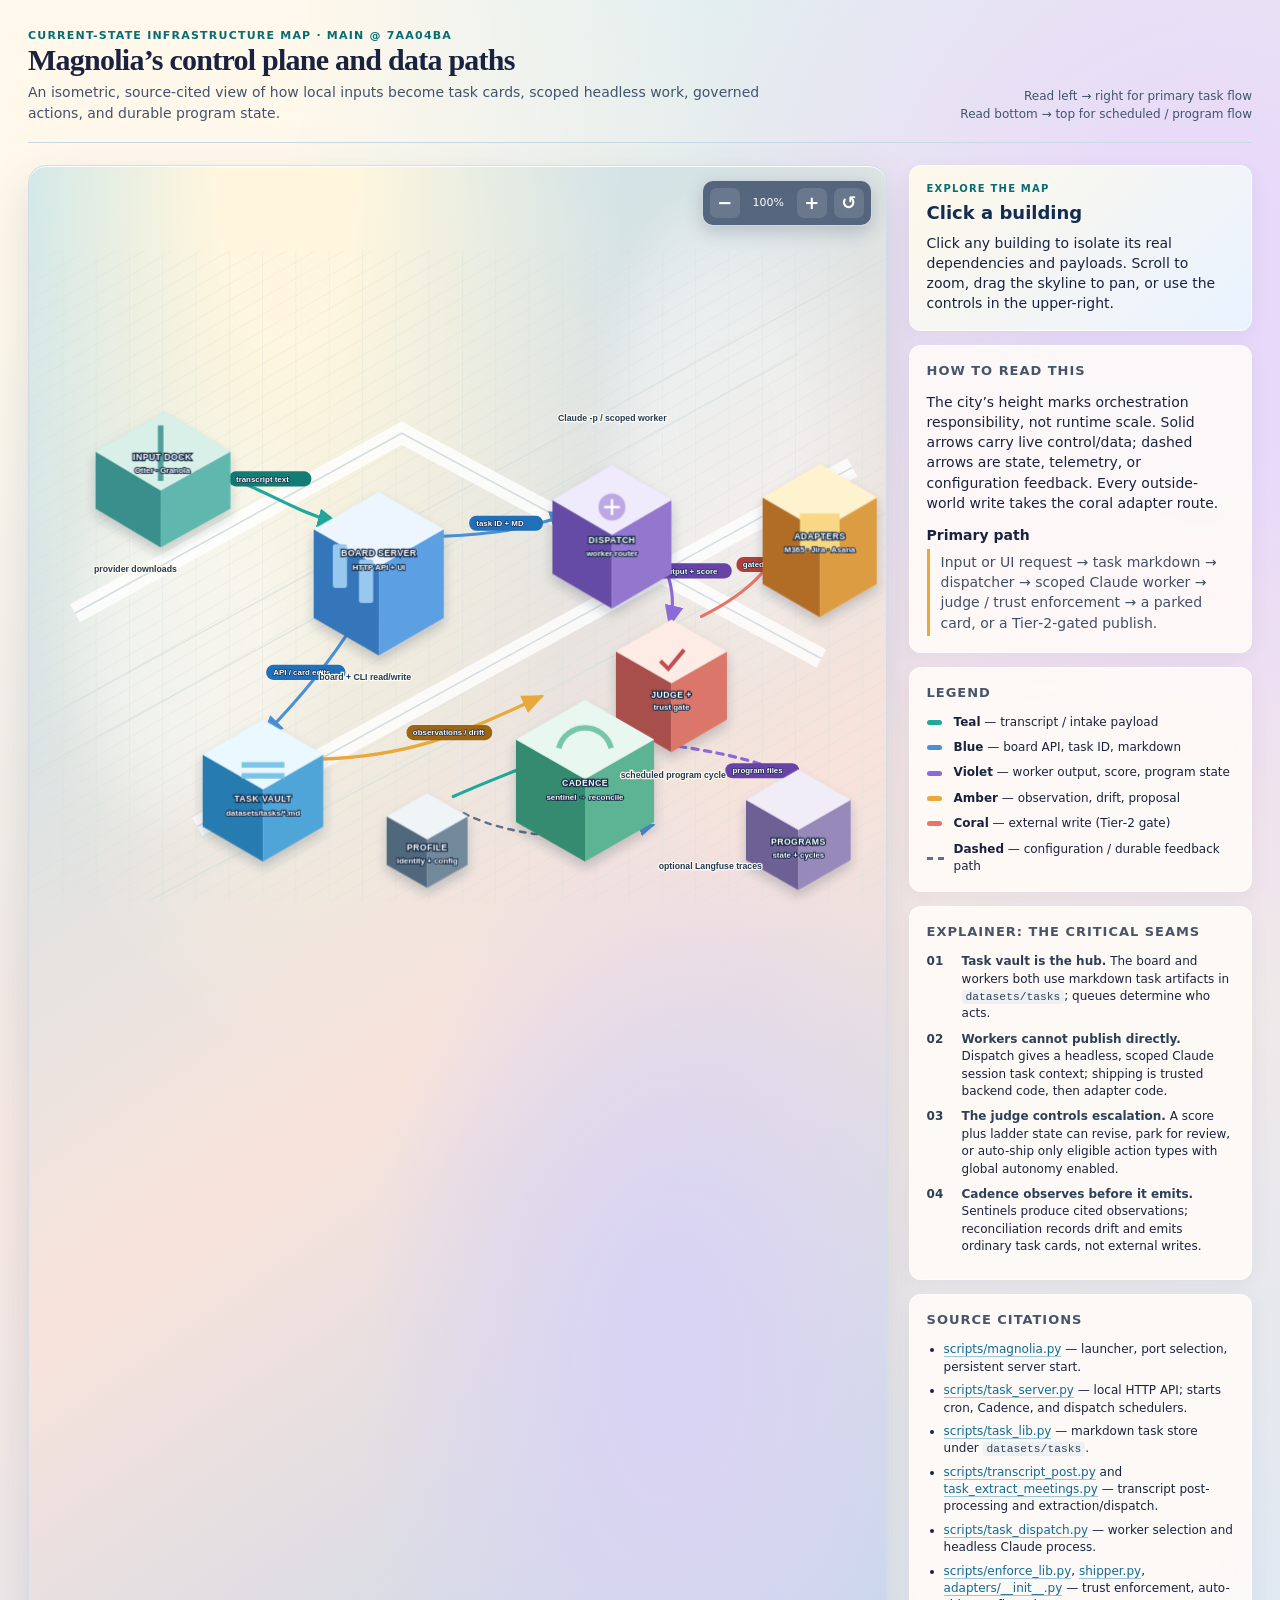
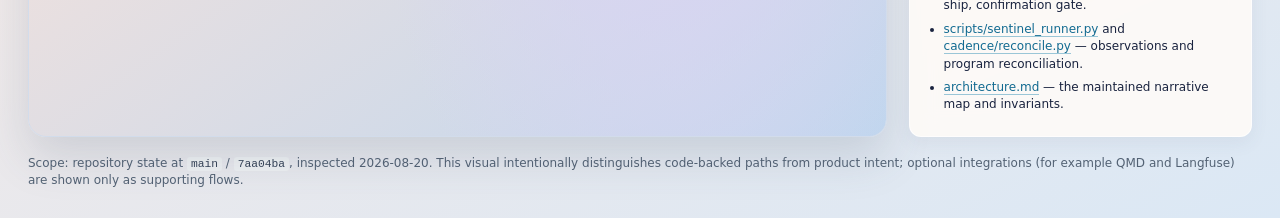
<file: docs/reference/magnolia-isometric-system-map.html>
<!doctype html>
<html lang="en">
<head>
<meta charset="utf-8">
<meta name="viewport" content="width=device-width, initial-scale=1">
<title>Magnolia — Isometric system map</title>
<style>
  :root { --ink:#19233f; --muted:#64748b; --paper:#edf5fa; --line:#c8d9e6; --blue:#4a8fd8; --teal:#20a89c; --violet:#8c6ad8; --amber:#e9a83a; --coral:#e67567; --slate:#5d708a; }
  * { box-sizing:border-box } body { margin:0; color:var(--ink); background:radial-gradient(ellipse at 8% 2%,#fff8eb 0 12%,transparent 38%),radial-gradient(ellipse at 94% 18%,#e8d9fa 0 7%,transparent 32%),linear-gradient(155deg,#d9f0f5 0%,#f8e9e3 49%,#dbe8f5 100%); font:14px/1.45 Inter, ui-sans-serif, system-ui, -apple-system, BlinkMacSystemFont, "Segoe UI", sans-serif; min-height:100vh; }
  .page { max-width:1600px; margin:auto; padding:28px; }
  header { display:flex; gap:22px; align-items:end; justify-content:space-between; border-bottom:1px solid var(--line); padding-bottom:19px; }
  h1 { font-family:Georgia,serif; font-size:30px; line-height:1.08; margin:0 0 6px; letter-spacing:-.025em; } .eyebrow { color:#086d73; font-size:11px; letter-spacing:.11em; font-weight:800; text-transform:uppercase; } .subtitle { margin:0; color:#41546e; max-width:780px; } .stamp { color:#41546e; font-size:12px; text-align:right; white-space:nowrap; }
  .layout { display:grid; grid-template-columns:minmax(680px,1.8fr) minmax(315px,.72fr); gap:22px; margin-top:22px; }
  .map { position:relative; overflow:hidden; min-height:820px; background:radial-gradient(ellipse at 30% 0%,#fff6dd 0 8%,transparent 40%),radial-gradient(ellipse at 75% 76%,#d9d4f3 0 6%,transparent 34%),linear-gradient(145deg,#bfe3ed,#f8e3db 54%,#bfd6ee); border:1px solid #d2dceb; border-radius:18px; box-shadow:0 20px 45px #40536b2b, inset 0 1px #fff; isolation:isolate; }
  .map::before { content:""; position:absolute; inset:0; z-index:0; pointer-events:none; opacity:.42; background:radial-gradient(ellipse at 17% 31%,#fff 0 4%,transparent 13%),radial-gradient(ellipse at 21% 29%,#fff 0 4%,transparent 15%),radial-gradient(ellipse at 78% 16%,#fff 0 3%,transparent 12%),radial-gradient(ellipse at 84% 17%,#fff 0 4%,transparent 15%); filter:blur(8px); }
  svg { position:relative; z-index:1; display:block; width:100%; height:820px; cursor:grab; touch-action:none; } svg.is-dragging { cursor:grabbing; } #viewport { transform-origin:0 0; } [data-node] { cursor:pointer; transition:filter .18s ease, opacity .18s ease; } [data-node].selected { filter:drop-shadow(0 0 11px #fff) drop-shadow(0 0 16px #4b85ee); } [data-flow] { transition:opacity .18s ease, stroke-width .18s ease; } .has-focus [data-flow] { opacity:.16; } .has-focus [data-flow].active-flow { opacity:1; stroke-width:7; }
  .map-tools { position:absolute; z-index:3; top:14px; right:14px; display:flex; align-items:center; gap:7px; padding:7px; border:1px solid #ffffffbb; border-radius:11px; background:#203557b8; backdrop-filter:blur(11px); box-shadow:0 6px 18px #253a5d38; color:#fff; } .map-tools button { appearance:none; width:30px; height:30px; border:0; border-radius:7px; background:#ffffff1e; color:#fff; cursor:pointer; font:700 18px/1 system-ui; } .map-tools button:hover { background:#ffffff40; } .map-tools button:focus-visible { outline:2px solid #ffdea2; outline-offset:2px; } .zoom-readout { min-width:43px; text-align:center; font-size:11px; font-variant-numeric:tabular-nums; }
  .side { display:flex; flex-direction:column; gap:14px; }
  .panel { border:1px solid #ffffffa8; background:#fffcf7de; backdrop-filter:blur(12px); border-radius:12px; padding:16px 17px; box-shadow:0 6px 18px #40536b12; } h2 { font-size:13px; letter-spacing:.075em; text-transform:uppercase; color:#475569; margin:0 0 11px; } h3 { margin:12px 0 3px; font-size:14px; } p { margin:0; } .muted { color:var(--muted); } .note { border-left:3px solid var(--amber); padding:3px 0 3px 11px; color:#425066; }
  .legend { display:grid; grid-template-columns:17px 1fr; gap:8px 10px; align-items:center; font-size:12px; } .key { width:15px; height:5px; border-radius:4px; } .dash { border-top:3px dashed var(--slate); height:0; } .flow { display:grid; grid-template-columns:26px 1fr; gap:9px; margin:8px 0; font-size:12px; }.flow b { color:#2e4058; }
  .sources { margin:0; padding-left:17px; font-size:12px; }.sources li { margin:6px 0; }.sources a { color:#126a91; text-decoration:none; border-bottom:1px solid #9ac6d7; }.sources a:hover { color:#084c6a; }
  .focus-panel { background:linear-gradient(135deg,#fff9e9f4,#e9f3fff4); } .focus-kicker { color:#086d73; font-size:10px; font-weight:800; letter-spacing:.12em; text-transform:uppercase; margin-bottom:4px; } .focus-panel h2 { color:#132d50; text-transform:none; letter-spacing:0; font-size:18px; margin-bottom:6px; }
  .caption { margin-top:18px; color:#536274; font-size:12px; } code { background:#eef1f3; padding:1px 4px; border-radius:3px; color:#334155; font-size:.94em; }
  @media (max-width:1050px) { .layout { grid-template-columns:1fr; } .map,svg { min-height:720px; height:720px; } header { align-items:start; flex-direction:column; } .stamp { text-align:left; } }
</style>
</head>
<body>
<main class="page">
  <header>
    <div><div class="eyebrow">Current-state infrastructure map · main @ 7aa04ba</div><h1>Magnolia’s control plane and data paths</h1><p class="subtitle">An isometric, source-cited view of how local inputs become task cards, scoped headless work, governed actions, and durable program state.</p></div>
    <div class="stamp">Read left → right for primary task flow<br>Read bottom → top for scheduled / program flow</div>
  </header>

  <section class="layout">
    <div class="map" id="map" aria-label="Interactive isometric Magnolia system diagram">
      <div class="map-tools" aria-label="Map controls"><button id="zoom-out" type="button" aria-label="Zoom out">−</button><span class="zoom-readout" id="zoom-readout">100%</span><button id="zoom-in" type="button" aria-label="Zoom in">+</button><button id="reset-map" type="button" aria-label="Reset map view" title="Reset view">↺</button></div>
      <svg id="map-canvas" viewBox="0 0 1080 820" role="img" aria-labelledby="svg-title svg-desc" tabindex="0">
        <title id="svg-title">Magnolia system map</title><desc id="svg-desc">An isometric grid city with buildings for inputs, board server, task files, dispatch, workers, governance, adapters, cadence, and external systems. Colored arrows label the data carried between them.</desc>
        <defs>
          <pattern id="grid" width="42" height="24" patternUnits="userSpaceOnUse" patternTransform="skewY(-30) scale(1 .866)"><path d="M0 0H42M0 0V24" fill="none" stroke="#cddbd6" stroke-width="1" opacity=".75"/></pattern>
          <filter id="shadow" x="-30%" y="-30%" width="160%" height="170%"><feDropShadow dx="0" dy="8" stdDeviation="7" flood-color="#24384e" flood-opacity=".22"/></filter>
          <marker id="a-blue" markerWidth="8" markerHeight="8" refX="6" refY="3" orient="auto"><path d="M0,0 L7,3 L0,6Z" fill="#4a8fd8"/></marker><marker id="a-teal" markerWidth="8" markerHeight="8" refX="6" refY="3" orient="auto"><path d="M0,0 L7,3 L0,6Z" fill="#20a89c"/></marker><marker id="a-violet" markerWidth="8" markerHeight="8" refX="6" refY="3" orient="auto"><path d="M0,0 L7,3 L0,6Z" fill="#8c6ad8"/></marker><marker id="a-amber" markerWidth="8" markerHeight="8" refX="6" refY="3" orient="auto"><path d="M0,0 L7,3 L0,6Z" fill="#e9a83a"/></marker><marker id="a-coral" markerWidth="8" markerHeight="8" refX="6" refY="3" orient="auto"><path d="M0,0 L7,3 L0,6Z" fill="#e67567"/></marker>
        </defs>
        <g id="viewport">
        <rect width="1080" height="820" fill="url(#grid)" opacity=".92"/>
        <path d="M0 600 L1080 10 M-110 720 L970 130 M150 820 L1080 330" stroke="#d6e1dc" stroke-width="2" opacity=".65"/>
        <!-- Roads beneath flow lines -->
        <path d="M58 457 L470 230 L999 514" fill="none" stroke="#ffffff" stroke-width="26" opacity=".8"/><path d="M58 457 L470 230 L999 514" fill="none" stroke="#d4dee1" stroke-width="2"/>
        <path d="M212 726 L633 495 L1038 273" fill="none" stroke="#ffffff" stroke-width="26" opacity=".8"/><path d="M212 726 L633 495 L1038 273" fill="none" stroke="#d4dee1" stroke-width="2"/>
        <!-- flow paths -->
        <g fill="none" stroke-linecap="round" stroke-linejoin="round">
          <path data-flow="input server" d="M190 276 C270 277 312 322 388 343" stroke="#20a89c" stroke-width="4" marker-end="url(#a-teal)"/><path data-flow="server dispatch" d="M498 361 C579 358 615 354 681 332" stroke="#4a8fd8" stroke-width="4" marker-end="url(#a-blue)"/>
          <path data-flow="dispatch judge" d="M759 354 C805 381 818 428 808 471" stroke="#8c6ad8" stroke-width="4" marker-end="url(#a-violet)"/><path data-flow="judge adapters" d="M848 461 C914 428 943 394 961 338" stroke="#e67567" stroke-width="4" marker-end="url(#a-coral)"/>
          <path data-flow="server tasks" d="M411 468 C375 526 335 571 296 611" stroke="#4a8fd8" stroke-width="4" marker-end="url(#a-blue)"/><path data-flow="tasks cadence" d="M367 641 C492 637 557 602 646 562" stroke="#e9a83a" stroke-width="4" marker-end="url(#a-amber)"/>
          <path data-flow="profile cadence" d="M535 688 C591 663 640 646 690 624" stroke="#20a89c" stroke-width="4" marker-end="url(#a-teal)"/>
          <path data-flow="cadence programs" d="M820 625 C883 634 931 647 976 668" stroke="#8c6ad8" stroke-width="4" stroke-dasharray="8 8" marker-end="url(#a-violet)"/>
          <path data-flow="profile judge" d="M548 709 C609 740 708 749 787 724" stroke="#5d708a" stroke-width="3" stroke-dasharray="7 8" marker-end="url(#a-blue)"/>
        </g>
        <!-- Payload label pills -->
        <g class="payload" font-family="Inter, sans-serif" font-size="10" font-weight="800" fill="#fff"><g transform="translate(252 278)"><rect width="104" height="19" rx="9" fill="#127d75"/><text x="9" y="13">transcript text</text></g><g transform="translate(555 334)"><rect width="93" height="19" rx="9" fill="#216fb8"/><text x="9" y="13">task ID + MD</text></g><g transform="translate(790 394)"><rect width="96" height="19" rx="9" fill="#6743a8"/><text x="9" y="13">output + score</text></g><g transform="translate(892 386)"><rect width="103" height="19" rx="9" fill="#ad4139"/><text x="8" y="13">gated publish</text></g><g transform="translate(299 522)"><rect width="100" height="19" rx="9" fill="#216fb8"/><text x="9" y="13">API / card edits</text></g><g transform="translate(476 598)"><rect width="108" height="19" rx="9" fill="#9d6513"/><text x="8" y="13">observations / drift</text></g><g transform="translate(878 646)"><rect width="93" height="19" rx="9" fill="#6743a8"/><text x="9" y="13">program files</text></g></g>
        <!-- buildings -->
        <g filter="url(#shadow)">
          <!-- input dock --> <g data-node="input" transform="translate(84 169)"><path d="M0 84 L87 34 L170 84 L82 133Z" fill="#a8d9d2"/><path d="M0 84V156L82 205V133Z" fill="#398f8b"/><path d="M82 133L170 84V156L82 205Z" fill="#5eb7ad"/><path d="M0 84L87 34L170 84L82 133Z" fill="#d9f0e9"/><path d="M82 51V121" stroke="#519e99" stroke-width="7"/><text x="84" y="95" text-anchor="middle" class="bldg">INPUT DOCK</text><text x="84" y="111" text-anchor="middle" class="small">Otter · Granola</text></g>
          <!-- server --> <g data-node="server" transform="translate(359 269)"><path d="M0 82 L82 35 L164 82 L82 129Z" fill="#cadff4"/><path d="M0 82V194L82 241V129Z" fill="#3475b9"/><path d="M82 129L164 82V194L82 241Z" fill="#5b9fe2"/><path d="M0 82L82 35L164 82L82 129Z" fill="#edf6fe"/><rect x="24" y="101" width="18" height="55" rx="3" fill="#99c8ef"/><rect x="57" y="120" width="18" height="55" rx="3" fill="#99c8ef"/><text x="82" y="116" text-anchor="middle" class="bldg">BOARD SERVER</text><text x="82" y="133" text-anchor="middle" class="small">HTTP API + UI</text></g>
          <!-- dispatcher --> <g data-node="dispatch" transform="translate(660 238)"><path d="M0 76 L75 32 L150 76 L75 120Z" fill="#dcd1f4"/><path d="M0 76V169L75 213V120Z" fill="#654ca5"/><path d="M75 120L150 76V169L75 213Z" fill="#9376ce"/><path d="M0 76L75 32L150 76L75 120Z" fill="#f0eafd"/><circle cx="75" cy="85" r="17" fill="#bda7e5"/><path d="M65 85h20M75 75v20" stroke="#fff" stroke-width="3"/><text x="75" y="130" text-anchor="middle" class="bldg">DISPATCH</text><text x="75" y="147" text-anchor="middle" class="small">worker router</text></g>
          <!-- judge --> <g data-node="judge" transform="translate(740 431)"><path d="M0 74 L70 34 L140 74 L70 114Z" fill="#ead6d0"/><path d="M0 74V160L70 201V114Z" fill="#a94f4b"/><path d="M70 114L140 74V160L70 201Z" fill="#db766a"/><path d="M0 74L70 34L140 74L70 114Z" fill="#fdece6"/><path d="M56 86l10 10 20-24" fill="none" stroke="#c25050" stroke-width="5"/><text x="70" y="132" text-anchor="middle" class="bldg">JUDGE +</text><text x="70" y="148" text-anchor="middle" class="small">trust gate</text></g>
          <!-- external --> <g data-node="adapters" transform="translate(925 236)"><path d="M0 75 L72 33 L144 75 L72 117Z" fill="#f6d998"/><path d="M0 75V184L72 226V117Z" fill="#b16d25"/><path d="M72 117L144 75V184L72 226Z" fill="#dc9d42"/><path d="M0 75L72 33L144 75L72 117Z" fill="#fff3cf"/><path d="M47 95h50v48H47z" fill="#f8d884"/><text x="72" y="127" text-anchor="middle" class="bldg">ADAPTERS</text><text x="72" y="144" text-anchor="middle" class="small">M365 · Jira · Asana</text></g>
          <!-- task store --> <g data-node="tasks" transform="translate(219 558)"><path d="M0 77 L76 33 L152 77 L76 121Z" fill="#c3e1f5"/><path d="M0 77V168L76 212V121Z" fill="#277bb1"/><path d="M76 121L152 77V168L76 212Z" fill="#50a5d7"/><path d="M0 77L76 33L152 77L76 121Z" fill="#eaf8ff"/><path d="M49 90h54M49 104h54" stroke="#79c4e7" stroke-width="7"/><text x="76" y="137" text-anchor="middle" class="bldg">TASK VAULT</text><text x="76" y="154" text-anchor="middle" class="small">datasets/tasks/*.md</text></g>
          <!-- cadence --> <g data-node="cadence" transform="translate(614 530)"><path d="M0 86 L87 36 L174 86 L87 136Z" fill="#cce5db"/><path d="M0 86V190L87 240V136Z" fill="#368b70"/><path d="M87 136L174 86V190L87 240Z" fill="#5cb494"/><path d="M0 86L87 36L174 86L87 136Z" fill="#e8f7f0"/><path d="M54 97a34 34 0 0 1 66 0" fill="none" stroke="#75c7a8" stroke-width="7"/><text x="87" y="145" text-anchor="middle" class="bldg">CADENCE</text><text x="87" y="162" text-anchor="middle" class="small">sentinel → reconcile</text></g>
          <!-- program archive --> <g data-node="programs" transform="translate(904 626)"><path d="M0 66 L66 28 L132 66 L66 104Z" fill="#dfd8ee"/><path d="M0 66V142L66 180V104Z" fill="#6d6194"/><path d="M66 104L132 66V142L66 180Z" fill="#978aba"/><path d="M0 66L66 28L132 66L66 104Z" fill="#f0edf8"/><text x="66" y="122" text-anchor="middle" class="bldg">PROGRAMS</text><text x="66" y="139" text-anchor="middle" class="small">state + cycles</text></g>
          <!-- profile --> <g data-node="profile" transform="translate(451 665)"><path d="M0 48 L51 19 L102 48 L51 77Z" fill="#d9e1e8"/><path d="M0 48V109L51 138V77Z" fill="#50677b"/><path d="M51 77L102 48V109L51 138Z" fill="#72899c"/><path d="M0 48L51 19L102 48L51 77Z" fill="#eff4f7"/><text x="51" y="91" text-anchor="middle" class="bldg">PROFILE</text><text x="51" y="107" text-anchor="middle" class="small">identity + config</text></g>
        </g>
        <style>.bldg{font:800 11px Inter,sans-serif;fill:#fff;stroke:#152a48;stroke-width:3px;paint-order:stroke fill;letter-spacing:.55px}.small{font:700 10px Inter,sans-serif;fill:#fff;stroke:#152a48;stroke-width:2.4px;paint-order:stroke fill}.payload text{stroke:#152a48;stroke-width:1.5px;paint-order:stroke fill}.road-label{font-family:Inter,sans-serif;font-size:11px;font-weight:700;fill:#233b57;stroke:#fffaf0;stroke-width:3px;paint-order:stroke fill}</style>
        <g class="road-label"><text x="82" y="405">provider downloads</text><text x="366" y="541">board + CLI read/write</text><text x="667" y="214">Claude -p / scoped worker</text><text x="746" y="665">scheduled program cycle</text><text x="794" y="780">optional Langfuse traces</text></g>
        </g>
      </svg>
    </div>
    <aside class="side">
      <section class="panel focus-panel" id="focus-panel" aria-live="polite"><div class="focus-kicker">Explore the map</div><h2>Click a building</h2><p>Click any building to isolate its real dependencies and payloads. Scroll to zoom, drag the skyline to pan, or use the controls in the upper-right.</p></section>
      <section class="panel"><h2>How to read this</h2><p>The city’s height marks orchestration responsibility, not runtime scale. Solid arrows carry live control/data; dashed arrows are state, telemetry, or configuration feedback. Every outside-world write takes the coral adapter route.</p><h3>Primary path</h3><p class="note">Input or UI request → task markdown → dispatcher → scoped Claude worker → judge / trust enforcement → a parked card, or a Tier‑2-gated publish.</p></section>
      <section class="panel"><h2>Legend</h2><div class="legend"><span class="key" style="background:#20a89c"></span><span><b>Teal</b> — transcript / intake payload</span><span class="key" style="background:#4a8fd8"></span><span><b>Blue</b> — board API, task ID, markdown</span><span class="key" style="background:#8c6ad8"></span><span><b>Violet</b> — worker output, score, program state</span><span class="key" style="background:#e9a83a"></span><span><b>Amber</b> — observation, drift, proposal</span><span class="key" style="background:#e67567"></span><span><b>Coral</b> — external write (Tier‑2 gate)</span><span class="dash"></span><span><b>Dashed</b> — configuration / durable feedback path</span></div></section>
      <section class="panel"><h2>Explainer: the critical seams</h2><div class="flow"><b>01</b><span><b>Task vault is the hub.</b> The board and workers both use markdown task artifacts in <code>datasets/tasks</code>; queues determine who acts.</span></div><div class="flow"><b>02</b><span><b>Workers cannot publish directly.</b> Dispatch gives a headless, scoped Claude session task context; shipping is trusted backend code, then adapter code.</span></div><div class="flow"><b>03</b><span><b>The judge controls escalation.</b> A score plus ladder state can revise, park for review, or auto-ship only eligible action types with global autonomy enabled.</span></div><div class="flow"><b>04</b><span><b>Cadence observes before it emits.</b> Sentinels produce cited observations; reconciliation records drift and emits ordinary task cards, not external writes.</span></div></section>
      <section class="panel"><h2>Source citations</h2><ul class="sources"><li><a href="../../scripts/magnolia.py">scripts/magnolia.py</a> — launcher, port selection, persistent server start.</li><li><a href="../../scripts/task_server.py">scripts/task_server.py</a> — local HTTP API; starts cron, Cadence, and dispatch schedulers.</li><li><a href="../../scripts/task_lib.py">scripts/task_lib.py</a> — markdown task store under <code>datasets/tasks</code>.</li><li><a href="../../scripts/transcript_post.py">scripts/transcript_post.py</a> and <a href="../../scripts/task_extract_meetings.py">task_extract_meetings.py</a> — transcript post-processing and extraction/dispatch.</li><li><a href="../../scripts/task_dispatch.py">scripts/task_dispatch.py</a> — worker selection and headless Claude process.</li><li><a href="../../scripts/enforce_lib.py">scripts/enforce_lib.py</a>, <a href="../../scripts/shipper.py">shipper.py</a>, <a href="../../scripts/adapters/__init__.py">adapters/__init__.py</a> — trust enforcement, auto-ship, confirmation gate.</li><li><a href="../../scripts/sentinel_runner.py">scripts/sentinel_runner.py</a> and <a href="../../scripts/cadence/reconcile.py">cadence/reconcile.py</a> — observations and program reconciliation.</li><li><a href="architecture.md">architecture.md</a> — the maintained narrative map and invariants.</li></ul></section>
    </aside>
  </section>
  <p class="caption">Scope: repository state at <code>main</code> / <code>7aa04ba</code>, inspected 2026‑08‑20. This visual intentionally distinguishes code-backed paths from product intent; optional integrations (for example QMD and Langfuse) are shown only as supporting flows.</p>
</main>
<script>
(() => {
  const svg = document.getElementById('map-canvas');
  const viewport = document.getElementById('viewport');
  const map = document.getElementById('map');
  const readout = document.getElementById('zoom-readout');
  const panel = document.getElementById('focus-panel');
  const nodes = [...document.querySelectorAll('[data-node]')];
  const flows = [...document.querySelectorAll('[data-flow]')];
  const details = {
    input: { name:'Input dock', center:[168,270], text:'Otter and Granola land transcript material locally. The shared post-download path classifies it, starts extraction, and can trigger an optional QMD index update.' },
    server: { name:'Board server', center:[441,390], text:'The local Python HTTP server serves the board and API. It reads and writes task artifacts and starts the cron, Cadence, and dispatch scheduler threads.' },
    tasks: { name:'Task vault', center:[295,680], text:'This is the system hub: task markdown under datasets/tasks holds queues, state, outputs, scores, receipts, and the task ID consumed by dispatch.' },
    dispatch: { name:'Dispatch', center:[735,344], text:'The dispatcher matches a queueable task to one scoped worker, resolves its configured model, then launches a headless Claude process with task context.' },
    judge: { name:'Judge + trust gate', center:[810,530], text:'Post-judge policy reads score, per-type ladder state, and global autonomy. It can park, request a bounded revision, or auto-ship only eligible action types.' },
    adapters: { name:'Adapters', center:[997,360], text:'M365, Jira, and Asana sit behind adapter contracts. Publishing comes through trusted backend code and preserves the first-write NeedsConfirmation gate.' },
    cadence: { name:'Cadence', center:[701,655], text:'Scheduled sentinels make source-cited observations; reconciliation computes drift and emits normal task cards. Cadence itself makes no external write.' },
    programs: { name:'Programs', center:[970,720], text:'Program markdown stores declarative standing-loop state and append-only cycles. Dashed violet flow shows the durable program-state path.' },
    profile: { name:'Profile', center:[502,735], text:'Per-person profile/config supplies identity, integrations, packs, model posture, and autonomy settings without hardcoding them into the shared engine.' }
  };
  let scale = 1, tx = 0, ty = 0, drag = null;
  const clamp = (n, lo, hi) => Math.max(lo, Math.min(hi, n));
  function render() { viewport.setAttribute('transform', `translate(${tx} ${ty}) scale(${scale})`); readout.textContent = `${Math.round(scale * 100)}%`; }
  function point(event) { const r = svg.getBoundingClientRect(); return { x:(event.clientX-r.left) * 1080/r.width, y:(event.clientY-r.top) * 820/r.height }; }
  function zoom(next, anchor={x:540,y:410}) { next = clamp(next,.55,4); const factor = next/scale; tx = anchor.x - (anchor.x-tx)*factor; ty = anchor.y - (anchor.y-ty)*factor; scale = next; render(); }
  function focus(id) {
    const d = details[id]; if (!d) return;
    nodes.forEach(n => n.classList.toggle('selected', n.dataset.node === id));
    flows.forEach(f => f.classList.toggle('active-flow', f.dataset.flow.split(' ').includes(id)));
    map.classList.add('has-focus');
    panel.innerHTML = `<div class="focus-kicker">Selected system</div><h2>${d.name}</h2><p>${d.text}</p><p class="muted" style="margin-top:9px">Highlighted arrows are the code-backed paths directly connected to this component. Click the sky or press Esc to clear.</p>`;
    const targetScale = Math.max(scale,1.38); scale = targetScale; tx = 540 - d.center[0] * scale; ty = 410 - d.center[1] * scale; render();
  }
  function clearFocus() { nodes.forEach(n => n.classList.remove('selected')); flows.forEach(f => f.classList.remove('active-flow')); map.classList.remove('has-focus'); panel.innerHTML = '<div class="focus-kicker">Explore the map</div><h2>Click a building</h2><p>Click any building to isolate its real dependencies and payloads. Scroll to zoom, drag the skyline to pan, or use the controls in the upper-right.</p>'; }
  nodes.forEach(n => { n.setAttribute('tabindex','0'); n.setAttribute('role','button'); n.setAttribute('aria-label', `Explore ${details[n.dataset.node].name}`); n.addEventListener('click', e => { e.stopPropagation(); focus(n.dataset.node); }); n.addEventListener('keydown', e => { if (e.key === 'Enter' || e.key === ' ') { e.preventDefault(); focus(n.dataset.node); } }); });
  svg.addEventListener('wheel', e => { e.preventDefault(); zoom(scale * (e.deltaY < 0 ? 1.15 : .87), point(e)); }, {passive:false});
  svg.addEventListener('pointerdown', e => { if (e.target.closest('[data-node]')) return; drag = { x:e.clientX, y:e.clientY, tx, ty }; svg.setPointerCapture(e.pointerId); svg.classList.add('is-dragging'); });
  svg.addEventListener('pointermove', e => { if (!drag) return; const r=svg.getBoundingClientRect(); tx=drag.tx+(e.clientX-drag.x)*1080/r.width; ty=drag.ty+(e.clientY-drag.y)*820/r.height; render(); });
  svg.addEventListener('pointerup', e => { drag=null; svg.classList.remove('is-dragging'); });
  svg.addEventListener('click', e => { if (e.target === svg || e.target.id === 'viewport') clearFocus(); });
  document.getElementById('zoom-in').addEventListener('click', () => zoom(scale * 1.25)); document.getElementById('zoom-out').addEventListener('click', () => zoom(scale * .8)); document.getElementById('reset-map').addEventListener('click', () => { scale=1; tx=0; ty=0; render(); clearFocus(); });
  svg.addEventListener('keydown', e => { if (e.key === 'Escape') { clearFocus(); svg.focus(); } if (e.key === '+' || e.key === '=') zoom(scale*1.2); if (e.key === '-') zoom(scale*.83); });
  render();
})();
</script>
</body>
</html>
</file>
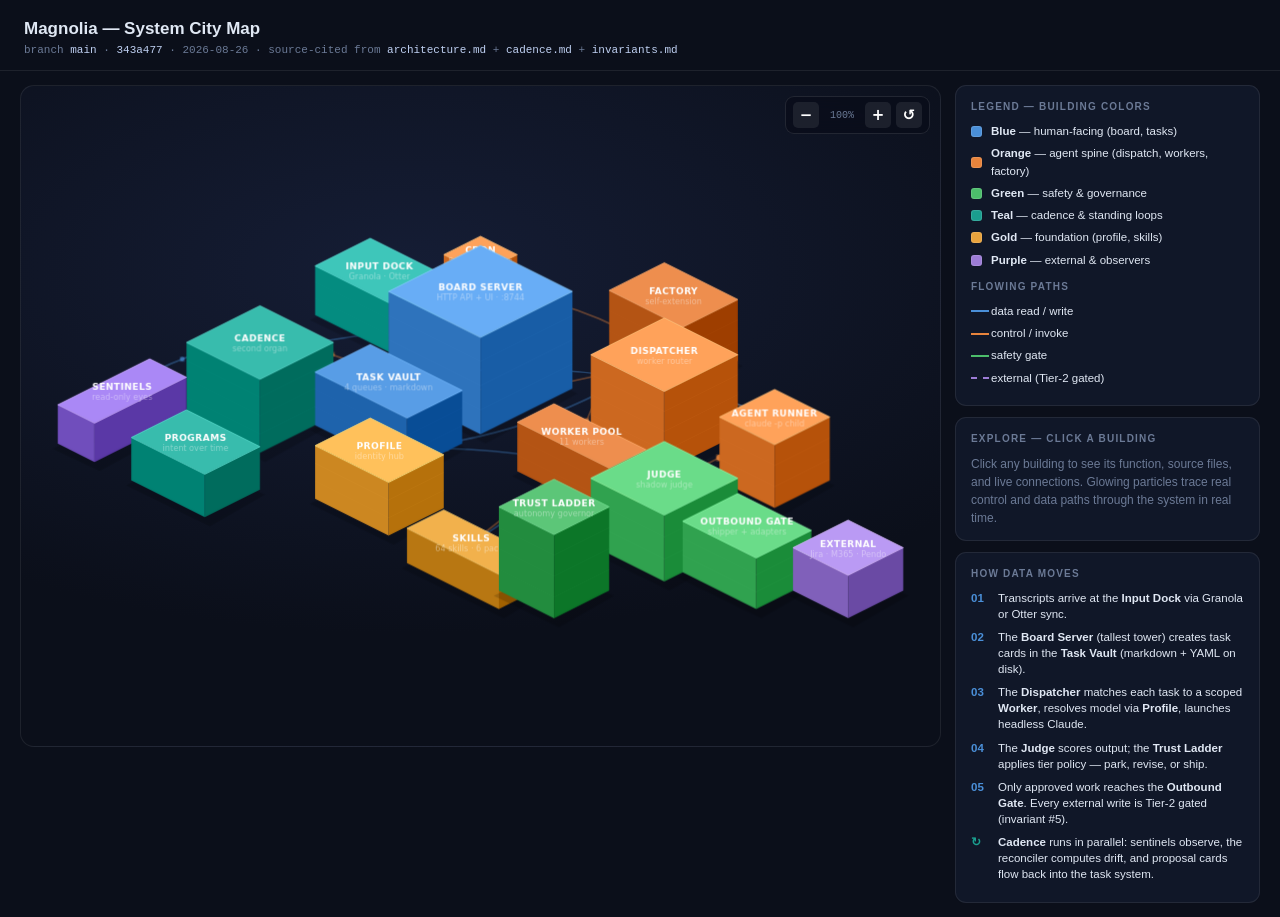
<file: docs/reference/magnolia-system-city.html>
<!doctype html>
<html lang="en">
<head>
<meta charset="utf-8">
<meta name="viewport" content="width=device-width,initial-scale=1">
<title>Magnolia · System City Map</title>
<style>
:root{--bg:#0b0f1a;--pnl:rgba(18,24,42,.92);--bdr:rgba(255,255,255,.08);--ink:#e0e8f4;--dim:#6b7a96}
*{box-sizing:border-box;margin:0}body{background:var(--bg);color:var(--ink);font:13px/1.5 -apple-system,"Segoe UI",Inter,sans-serif;min-height:100vh;overflow-x:hidden}
header{padding:16px 24px 12px;border-bottom:1px solid var(--bdr);display:flex;justify-content:space-between;align-items:baseline;flex-wrap:wrap;gap:8px}
h1{font-size:17px;font-weight:650}.meta{color:var(--dim);font-size:11px;font-family:ui-monospace,monospace}.meta code{color:#bfd0f2}
.layout{display:grid;grid-template-columns:minmax(0,1fr) 305px;gap:14px;padding:14px 20px;align-items:start}
.mw{position:relative;background:radial-gradient(ellipse 80% 55% at 42% 28%,#151d35,#0b0f1a);border:1px solid var(--bdr);border-radius:14px;overflow:hidden}
.mw svg{display:block;width:100%;height:min(76vh,660px);cursor:grab;touch-action:none}.mw svg.dr{cursor:grabbing}
.ct{position:absolute;top:10px;right:10px;display:flex;gap:5px;align-items:center;padding:5px 7px;background:rgba(10,14,26,.85);backdrop-filter:blur(8px);border:1px solid rgba(255,255,255,.1);border-radius:9px}
.ct button{width:26px;height:26px;border:0;border-radius:5px;background:rgba(255,255,255,.08);color:#fff;cursor:pointer;font:700 15px/1 system-ui}.ct button:hover{background:rgba(255,255,255,.18)}
.ct .zv{min-width:36px;text-align:center;font-size:10px;color:var(--dim);font-family:ui-monospace,monospace}
.sd{display:flex;flex-direction:column;gap:11px;max-height:calc(100vh - 80px);overflow-y:auto}
.pn{background:var(--pnl);border:1px solid var(--bdr);border-radius:11px;padding:13px 15px;backdrop-filter:blur(10px)}
.pn h2{font-size:10px;text-transform:uppercase;letter-spacing:.12em;color:var(--dim);font-weight:600;margin-bottom:9px}
.lr{display:grid;grid-template-columns:13px 1fr;gap:7px;align-items:center;margin-bottom:5px;font-size:11.5px}.lr b{font-weight:600}
.ld{width:11px;height:11px;border-radius:3px;box-shadow:inset 0 0 0 1px rgba(255,255,255,.12)}
.ll{width:18px;height:0;border-top:2px solid}.ll.da{border-top-style:dashed}
.de{color:var(--dim);font-size:12px;line-height:1.5}
.dd{color:var(--dim);font-size:12px;margin:7px 0;line-height:1.45}
.ds{margin-top:7px;padding-top:7px;border-top:1px solid var(--bdr)}
.ds h3{font-size:9.5px;text-transform:uppercase;letter-spacing:.08em;color:var(--dim);margin-bottom:3px}
.df{font-family:ui-monospace,monospace;font-size:10.5px;color:#8fd3ff;padding:1.5px 0}.df::before{content:"\2022  ";color:var(--dim)}
.drw{font-size:11.5px;color:var(--dim);line-height:1.45}
.dc{font-size:11.5px;padding:3px 0;border-bottom:1px solid rgba(255,255,255,.04)}.dc:last-child{border-bottom:0}
.dc code{font-family:ui-monospace,monospace;font-size:10.5px;color:#8fd3ff}
.es{display:grid;grid-template-columns:20px 1fr;gap:7px;margin-bottom:7px;font-size:11.5px;line-height:1.4}
.en{font-weight:700;color:#4a8fd8}
[data-b]{cursor:pointer}[data-b] .rf{transition:stroke .15s,stroke-width .15s}
[data-b]:hover .rf{stroke:rgba(255,255,255,.4)!important;stroke-width:1.5}
[data-b].sel .rf{stroke:#ffd38a!important;stroke-width:2.5}[data-b].sel{filter:drop-shadow(0 0 7px rgba(255,211,138,.3))}
.bn{fill:#fff;font:600 9px/1 -apple-system,system-ui,sans-serif;letter-spacing:.04em}
.bs{fill:rgba(255,255,255,.42);font:8px/1 -apple-system,system-ui,sans-serif}
.mf .ep{opacity:.07!important;transition:opacity .3s}.mf .ep.ac{opacity:.85!important}
.mf .pc{opacity:0!important;transition:opacity .3s}.mf .pc.ac{opacity:1!important}
#vp{opacity:0;animation:fi .8s ease-out .15s forwards}@keyframes fi{to{opacity:1}}
@media(max-width:1060px){.layout{grid-template-columns:1fr}.sd{max-height:none}}
</style>
</head>
<body>
<header>
<div><h1>Magnolia &mdash; System City Map</h1>
<div class="meta">branch <code>main</code> &middot; <code>343a477</code> &middot; 2026-08-26 &middot; source-cited from <code>architecture.md</code> + <code>cadence.md</code> + <code>invariants.md</code></div></div>
</header>
<div class="layout">
<div class="mw" id="mw">
<svg id="svg" viewBox="0 0 900 480" role="img" aria-label="Isometric system map of the Magnolia PM-OS engine" tabindex="0">
<defs><filter id="gl"><feGaussianBlur stdDeviation="2.8" result="b"/><feMerge><feMergeNode in="b"/><feMergeNode in="SourceGraphic"/></feMerge></filter></defs>
<g id="vp"><g id="eg"></g><g id="pg"></g><g id="bg"></g></g>
</svg>
<div class="ct"><button id="zo" aria-label="Zoom out">&minus;</button><span class="zv" id="zv">100%</span><button id="zi" aria-label="Zoom in">+</button><button id="zr" title="Reset view" aria-label="Reset">&#8634;</button></div>
</div>
<aside class="sd">
<section class="pn">
<h2>Legend &mdash; building colors</h2>
<div class="lr"><span class="ld" style="background:#4a8fd8"></span><span><b>Blue</b> &mdash; human-facing (board, tasks)</span></div>
<div class="lr"><span class="ld" style="background:#e8843c"></span><span><b>Orange</b> &mdash; agent spine (dispatch, workers, factory)</span></div>
<div class="lr"><span class="ld" style="background:#4cbe6b"></span><span><b>Green</b> &mdash; safety &amp; governance</span></div>
<div class="lr"><span class="ld" style="background:#1a9e8f"></span><span><b>Teal</b> &mdash; cadence &amp; standing loops</span></div>
<div class="lr"><span class="ld" style="background:#e8a33d"></span><span><b>Gold</b> &mdash; foundation (profile, skills)</span></div>
<div class="lr"><span class="ld" style="background:#9c7cd6"></span><span><b>Purple</b> &mdash; external &amp; observers</span></div>
<h2 style="margin-top:10px">Flowing paths</h2>
<div class="lr"><span class="ll" style="border-color:#4a8fd8"></span><span>data read / write</span></div>
<div class="lr"><span class="ll" style="border-color:#e8843c"></span><span>control / invoke</span></div>
<div class="lr"><span class="ll" style="border-color:#4cbe6b"></span><span>safety gate</span></div>
<div class="lr"><span class="ll da" style="border-color:#9c7cd6"></span><span>external (Tier-2 gated)</span></div>
</section>
<section class="pn" id="det">
<h2>Explore &mdash; click a building</h2>
<div class="de">Click any building to see its function, source files, and live connections. Glowing particles trace real control and data paths through the system in real time.</div>
</section>
<section class="pn">
<h2>How data moves</h2>
<div class="es"><span class="en">01</span><span>Transcripts arrive at the <b>Input Dock</b> via Granola or Otter sync.</span></div>
<div class="es"><span class="en">02</span><span>The <b>Board Server</b> (tallest tower) creates task cards in the <b>Task Vault</b> (markdown + YAML on disk).</span></div>
<div class="es"><span class="en">03</span><span>The <b>Dispatcher</b> matches each task to a scoped <b>Worker</b>, resolves model via <b>Profile</b>, launches headless Claude.</span></div>
<div class="es"><span class="en">04</span><span>The <b>Judge</b> scores output; the <b>Trust Ladder</b> applies tier policy &mdash; park, revise, or ship.</span></div>
<div class="es"><span class="en">05</span><span>Only approved work reaches the <b>Outbound Gate</b>. Every external write is Tier-2 gated (invariant&nbsp;#5).</span></div>
<div class="es"><span class="en" style="color:#1a9e8f">&#8635;</span><span><b>Cadence</b> runs in parallel: sentinels observe, the reconciler computes drift, and proposal cards flow back into the task system.</span></div>
</section>
</aside>
</div>

<script>
'use strict';
const NS='http://www.w3.org/2000/svg',HW=36,HH=18,OX=450,OY=60;
const iso=(gx,gy)=>[OX+(gx-gy)*HW,OY+(gx+gy)*HH];
const shade=(hex,a)=>{const p=i=>parseInt(hex.slice(i,i+2),16),c=v=>('0'+Math.max(0,Math.min(255,v+a)).toString(16)).slice(-2);return'#'+c(p(1))+c(p(3))+c(p(5))};
const mk=(t,at)=>{const e=document.createElementNS(NS,t);for(const k in at)e.setAttribute(k,at[k]);return e};
const pts=a=>a.map(p=>p[0].toFixed(1)+','+p[1].toFixed(1)).join(' ');
const tc={data:'#4a8fd8',control:'#e8843c',safety:'#4cbe6b',ext:'#9c7cd6'};
const svgEl=document.getElementById('svg'),vp=document.getElementById('vp');
const eg=document.getElementById('eg'),pg=document.getElementById('pg'),bg=document.getElementById('bg');

/* ── Building definitions ─────────────────────────────────────────── */
const B={
inputs:{gx:0,gy:3,fw:2,fd:1.5,h:48,c:'#20a89c',nm:'INPUT DOCK',sub:'Granola · Otter',
  desc:'Transcript providers land meeting material locally. The shared post-download path normalizes YAML frontmatter, classifies type, and triggers task extraction into the agent queue.',
  files:['scripts/granola_sync.py','scripts/otter_sync.py','scripts/transcript_post.py','scripts/task_extract_meetings.py'],
  rd:'Granola MCP / Otter API → raw transcripts',wr:'datasets/meetings/*.md with YAML frontmatter',inv:'#1'},
board:{gx:3,gy:3,fw:2.5,fd:2.5,h:95,c:'#4a8fd8',nm:'BOARD SERVER',sub:'HTTP API + UI · :8744',
  desc:'The central tower. Python HTTP server hosts the board UI, JSON API, and three daemon schedulers (cron, dispatch, cadence). The single seam between human and engine.',
  files:['scripts/task_server.py','ui/task-board/index.html','ui/task-board/js/app.js','scripts/server_lib.py'],
  rd:'task files · profile · card registry · cadence payload',wr:'task frontmatter (create / update / dispatch)',inv:'#5 #7'},
tasks:{gx:3,gy:6,fw:2.5,fd:1.5,h:52,c:'#3a7fc8',nm:'TASK VAULT',sub:'4 queues · markdown',
  desc:'Four queues — human / agent / collab / waiting — backed by markdown + YAML on disk, git as version history. The system of record for all work.',
  files:['scripts/task_lib.py','datasets/tasks/','scripts/task.sh','scripts/task_cli.py'],
  rd:'task frontmatter (status, queue, priority, judge_score)',wr:'TASK-NNNN.md files (create / complete / archive)',inv:'#6 #7'},
cron:{gx:1,gy:1,fw:1,fd:1,h:32,c:'#e8843c',nm:'CRON',sub:'5 recurring jobs',
  desc:'Five recurring jobs tick on schedule and create tasks into the normal dispatch pipeline. Atomic counter prevents double-fire.',
  files:['scripts/cron_lib.py','scripts/cron_scheduler.py','datasets/cron/jobs.json'],
  rd:'jobs.json + _counter',wr:'new tasks into agent/collab queue',inv:'#1'},
dispatch:{gx:7,gy:2,fw:2,fd:2,h:78,c:'#e8843c',nm:'DISPATCHER',sub:'worker router',
  desc:'The command spine. A lockfile-guarded scanner reads queues, LLM-matches each task to exactly one worker, resolves model via profile, and launches the headless Claude child process.',
  files:['scripts/task_dispatch.py','scripts/dispatch_scheduler.py'],
  rd:'agent+collab queues · worker catalog · active packs',wr:'logs/dispatch-* · claude_session_id on task',inv:'#1'},
workers:{gx:7,gy:5,fw:2.5,fd:1,h:48,c:'#d07030',nm:'WORKER POOL',sub:'11 workers',
  desc:'Declarative worker definitions: allowed tools, named skills, tier, timeout, prompt. The LLM router picks the single best fit; regex fallback if the model call fails.',
  files:['scripts/workers/_default.md','scripts/workers/researcher.md','scripts/workers/ticket-creator.md','scripts/workers/message-writer.md'],
  rd:'worker frontmatter (tools, skills, tier, match)',wr:'dispatch prompt (tools + max-turns + body)',inv:'#1'},
runner:{gx:10,gy:2,fw:1.5,fd:1.5,h:62,c:'#e8843c',nm:'AGENT RUNNER',sub:'claude -p child',
  desc:'The spawned Claude Code session. Reads task + source transcript, follows a skill, writes the artifact, and self-reports complete/fail/ask via the task CLI.',
  files:['scripts/task_dispatch.py','scripts/chat_runner.py','scripts/live_runs.py'],
  rd:'task body · source transcript · skills catalog',wr:'datasets/ artifacts · task frontmatter · session JSONL',inv:'#1'},
factory:{gx:5,gy:0,fw:2,fd:1.5,h:60,c:'#d07030',nm:'FACTORY',sub:'self-extension',
  desc:'The engine extends itself: scaffold → capture-to-profile → gate-green → commit → Keep/Undo receipt. Four factories: worker, card-type, adapter, program-type.',
  files:['scripts/factory_lib.py','.claude/skills/meta-factory-core/SKILL.md','.claude/skills/meta-create-worker/SKILL.md'],
  rd:'meta-factory-core SKILL.md · existing registries',wr:'new worker .md · registry entries · Keep/Undo receipts',inv:'#3 #5 #9'},
judge:{gx:10,gy:5,fw:2,fd:2,h:65,c:'#4cbe6b',nm:'JUDGE',sub:'shadow judge',
  desc:'Scores completed tasks (context / reasoning / evidence / format). The enforcement seam: score + per-type ladder state drives the revise / park / ship policy.',
  files:['scripts/judge.py','scripts/eval_digest.py'],
  rd:'completed task frontmatter + agent_output',wr:'judge_score · judge_dimensions · judge_why',inv:'#7'},
ladder:{gx:10,gy:8,fw:1.5,fd:1.5,h:82,c:'#3ea85a',nm:'TRUST LADDER',sub:'autonomy governor',
  desc:'Per-task-type trust tier: shadow → supervised → autonomous. Three collapsible gates: judge-gated ship, action/artifact split, Tier-2 composition.',
  files:['scripts/ladder_lib.py','scripts/enforce_lib.py','scripts/graduation_assess.py'],
  rd:'judge_score · tier · autonomy_enforcement flag',wr:'tier transitions · demotions (kill switch)',inv:'#5 #7'},
shipper:{gx:12,gy:5,fw:2,fd:1.5,h:50,c:'#4cbe6b',nm:'OUTBOUND GATE',sub:'shipper + adapters',
  desc:'One gate for all external writes. The shipper calls adapters.publish() (Jira, M365, Asana); the first write raises NeedsConfirmation for a one-time human confirm.',
  files:['scripts/shipper.py','scripts/adapters/__init__.py','scripts/adapters/project_management/_contract.py','scripts/adapters/messaging/_contract.py'],
  rd:'message_body · ticket fields · confirmed flag',wr:'Jira issue · M365 mail/chat · task receipt',inv:'#5 #9'},
cadence:{gx:1,gy:7,fw:2,fd:2,h:72,c:'#1a9e8f',nm:'CADENCE',sub:'second organ',
  desc:'The standing-loop subsystem. A CadenceScheduler daemon ticks per program: observe → reconcile → emit → log. Zero external writes; outward actions ride the Tier-2 send path.',
  files:['scripts/cadence/reconcile.py','scripts/cadence/scheduler.py','scripts/program_lib.py','cadence/programtypes/registry.json'],
  rd:'program frontmatter · type registry · sentinel observations',wr:'drift verdicts · proposal cards (into task system)',inv:'#5 #9'},
sentinels:{gx:0,gy:9,fw:1,fd:2.5,h:38,c:'#8c6ad8',nm:'SENTINELS',sub:'read-only eyes',
  desc:'Observers on the claude -p substrate: movement-watch (transcripts), tracker-truth (Jira), sheet-watch (EOS), program-intake (routing). Return observations, never writes.',
  files:['scripts/sentinel_runner.py','scripts/sentinel_lib.py','scripts/sentinels/movement-watch.md','scripts/sentinels/tracker-truth.md'],
  rd:'transcripts · Jira · EOS sheet · program frontmatter',wr:'observation records only (no file writes)',inv:'#1 #6'},
programs:{gx:2,gy:10,fw:2,fd:1.5,h:42,c:'#1a9e8f',nm:'PROGRAMS',sub:'intent over time',
  desc:'Markdown under datasets/programs/PROG-NNNN.md. Lifecycle: candidate → active → paused → archived. The reconciler maintains drift verdicts; nothing is ever deleted.',
  files:['datasets/programs/','cadence/programtypes/registry.json','scripts/program_schema.py'],
  rd:'type definition · phase/checkpoint state',wr:'observation ledger (append-only) · cycle log',inv:'#6 #9'},
profile:{gx:5,gy:8,fw:2,fd:1.5,h:52,c:'#e8a33d',nm:'PROFILE',sub:'identity hub',
  desc:'The one place person + integration identity lives (invariant #1). Every engine component reads identity through profile_lib.py — never a hardcoded literal.',
  files:['scripts/profile_lib.py','profile/profile.yaml','profile/config.yaml','tests/test_engine_no_jay.py'],
  rd:'(nothing — it IS the source)',wr:'identity · providers · cost posture · autonomy enforcement',inv:'#1'},
skills:{gx:8,gy:9,fw:2.5,fd:1,h:34,c:'#d4932e',nm:'SKILLS',sub:'64 skills · 6 packs',
  desc:'Auto-discovered from .claude/skills/<name>/SKILL.md. Active set per-person via profile config. Skills in no pack stay always-visible; packs gate the dispatch catalog.',
  files:['.claude/skills/','.claude/packs.yaml','scripts/packs_lib.py'],
  rd:'catalog (name + description per SKILL.md)',wr:'(none — declarative)',inv:'#1'},
external:{gx:14,gy:4,fw:1.5,fd:1.5,h:42,c:'#9c7cd6',nm:'EXTERNAL',sub:'Jira · M365 · Pendo',
  desc:'Live external systems: Jira/Asana (PM), M365/Graph (messaging), Pendo MCP (analytics), Databricks MCP (Gong/Zendesk). Read is free; write is always Tier-2 gated.',
  files:['scripts/adapters/project_management/jira.py','scripts/adapters/messaging/m365.py','.claude/skills/context-pendo-analytics/SKILL.md'],
  rd:'issues · messages · analytics · call transcripts',wr:'(gated) Jira issues · Graph mail/chat',inv:'#5'}
};

/* ── Edges: [from, to, type, payload] ─────────────────────────────── */
const E=[
  ['inputs','board','data','transcripts .md'],
  ['board','tasks','data','task CRUD'],
  ['tasks','dispatch','control','queue pickup'],
  ['dispatch','workers','data','match worker'],
  ['dispatch','runner','control','launch claude -p'],
  ['runner','judge','control','output → scoring'],
  ['judge','ladder','safety','score → policy'],
  ['ladder','shipper','safety','auto-ship path'],
  ['shipper','external','ext','gated publish'],
  ['sentinels','cadence','data','observations'],
  ['cadence','programs','data','reconcile drift'],
  ['cadence','tasks','control','emit proposals'],
  ['profile','dispatch','data','model resolution'],
  ['profile','shipper','data','provider selection'],
  ['skills','workers','data','skill catalog'],
  ['cron','tasks','control','recurring tasks'],
  ['factory','workers','control','scaffold worker'],
  ['factory','skills','control','scaffold skill'],
  ['runner','tasks','data','self-report'],
  ['board','cadence','data','cadence tab'],
  ['programs','cadence','data','state feedback'],
  ['board','dispatch','control','trigger dispatch']
];

/* ── Pre-compute roof centers for edge routing ────────────────────── */
Object.keys(B).forEach(id=>{const b=B[id];
  const nw=iso(b.gx,b.gy),ne=iso(b.gx+b.fw,b.gy),se=iso(b.gx+b.fw,b.gy+b.fd),sw=iso(b.gx,b.gy+b.fd);
  b._c=[(nw[0]+ne[0]+se[0]+sw[0])/4,(nw[1]+ne[1]+se[1]+sw[1])/4-b.h];
});

/* ── Render an edge as a quadratic bezier ─────────────────────────── */
function renderEdge(e,i){
  const a=B[e[0]]._c, b=B[e[1]]._c, col=tc[e[2]];
  const mx=(a[0]+b[0])/2, my=(a[1]+b[1])/2;
  const dx=b[0]-a[0], dy=b[1]-a[1];
  const bn=(i%2===0?.14:-.14);
  const cx=mx+(-dy)*bn, cy=my+dx*bn;
  const d=`M${a[0].toFixed(1)},${a[1].toFixed(1)} Q${cx.toFixed(1)},${cy.toFixed(1)} ${b[0].toFixed(1)},${b[1].toFixed(1)}`;
  const p=mk('path',{d,fill:'none',stroke:col,'stroke-width':e[2]==='safety'?'2':'1.6',opacity:'.4',class:'ep','data-e':e[0]+'-'+e[1],'data-f':e[0],'data-t':e[1]});
  if(e[2]==='ext') p.setAttribute('stroke-dasharray','5 4');
  eg.appendChild(p);
}

/* ── Render an isometric building ─────────────────────────────────── */
function renderBld(id,b){
  const g=mk('g',{'data-b':id,role:'button','aria-label':b.nm});
  const nw=iso(b.gx,b.gy),ne=iso(b.gx+b.fw,b.gy),se=iso(b.gx+b.fw,b.gy+b.fd),sw=iso(b.gx,b.gy+b.fd);
  const rnw=[nw[0],nw[1]-b.h],rne=[ne[0],ne[1]-b.h],rse=[se[0],se[1]-b.h],rsw=[sw[0],sw[1]-b.h];
  // ground shadow
  g.appendChild(mk('polygon',{points:pts([[nw[0]-5,nw[1]+5],[ne[0]+5,ne[1]+5],[se[0]+5,se[1]+9],[sw[0]-5,sw[1]+5]]),fill:'#000',opacity:'.16'}));
  // right face (NE-SE wall)
  g.appendChild(mk('polygon',{points:pts([ne,se,rse,rne]),fill:shade(b.c,-50)}));
  // left face (SW-SE wall)
  g.appendChild(mk('polygon',{points:pts([sw,se,rse,rsw]),fill:shade(b.c,-28)}));
  // floor lines on taller buildings
  if(b.h>44){
    const n=Math.floor(b.h/24);
    for(let i=1;i<=n;i++){const f=i/(n+1);
      g.appendChild(mk('line',{x1:ne[0],y1:ne[1]-b.h*f,x2:se[0],y2:se[1]-b.h*f,stroke:shade(b.c,-15),'stroke-width':'.5',opacity:'.35'}));
      g.appendChild(mk('line',{x1:sw[0],y1:sw[1]-b.h*f,x2:se[0],y2:se[1]-b.h*f,stroke:shade(b.c,5),'stroke-width':'.5',opacity:'.25'}));
    }
  }
  // top face (roof)
  g.appendChild(mk('polygon',{points:pts([rnw,rne,rse,rsw]),fill:shade(b.c,30),class:'rf',stroke:shade(b.c,60),'stroke-width':'.8'}));
  // labels centered on roof
  const cx=b._c[0],cy=b._c[1];
  const t1=mk('text',{x:cx,y:cy-1,'text-anchor':'middle',class:'bn'});t1.textContent=b.nm;g.appendChild(t1);
  const t2=mk('text',{x:cx,y:cy+9,'text-anchor':'middle',class:'bs'});t2.textContent=b.sub;g.appendChild(t2);
  // click handler
  g.addEventListener('click',ev=>{ev.stopPropagation();sel(id)});
  bg.appendChild(g);
}

/* ── Particle system ──────────────────────────────────────────────── */
const particles=[];
let lt=0;

function spawnParticles(){
  const paths=[...eg.querySelectorAll('path')];
  paths.forEach((p,idx)=>{
    const col=p.getAttribute('stroke'),len=p.getTotalLength(),eid=p.dataset.e;
    const primary=idx<9;
    const count=primary?3:2, r=primary?'3':'2.2', op=primary?'.9':'.7';
    for(let i=0;i<count;i++){
      const c=mk('circle',{r,fill:col,filter:'url(#gl)',opacity:op,class:'pc','data-e':eid});
      pg.appendChild(c);
      particles.push({el:c,path:p,len,pos:(i/count)*len,spd:primary?55+Math.random()*20:35+Math.random()*25});
    }
  });
}

function tick(ts){
  if(!lt) lt=ts;
  const dt=Math.min((ts-lt)/1000,.1); lt=ts;
  for(const p of particles){
    p.pos=(p.pos+p.spd*dt)%p.len;
    const pt=p.path.getPointAtLength(p.pos);
    p.el.setAttribute('cx',pt.x);
    p.el.setAttribute('cy',pt.y);
  }
  requestAnimationFrame(tick);
}

/* ── Selection / detail panel ─────────────────────────────────────── */
let selected=null;
const det=document.getElementById('det'),mw=document.getElementById('mw');
const esc=s=>String(s).replace(/&/g,'&amp;').replace(/</g,'&lt;').replace(/>/g,'&gt;');

function sel(id){
  document.querySelectorAll('[data-b]').forEach(g=>g.classList.remove('sel'));
  if(selected===id){selected=null;mw.classList.remove('mf');
    det.innerHTML='<h2>Explore — click a building</h2><div class="de">Click any building to see its function, source files, and live connections.</div>';return;}
  selected=id; const b=B[id];
  document.querySelector('[data-b="'+id+'"]').classList.add('sel');
  mw.classList.add('mf');
  document.querySelectorAll('.ep').forEach(p=>{p.classList.toggle('ac',p.dataset.f===id||p.dataset.t===id)});
  document.querySelectorAll('.pc').forEach(p=>{const e=p.dataset.e;p.classList.toggle('ac',e&&(e.startsWith(id+'-')||e.endsWith('-'+id)))});
  const conn=E.filter(e=>e[0]===id||e[1]===id);
  det.innerHTML=
    '<h2>'+esc(b.nm)+'<span class="dtag" style="background:'+b.c+'22;color:'+b.c+'">'+esc(b.sub)+'</span></h2>'+
    '<div class="dd">'+esc(b.desc)+'</div>'+
    '<div class="ds"><h3>Reads</h3><div class="drw">'+esc(b.rd)+'</div></div>'+
    '<div class="ds"><h3>Writes</h3><div class="drw">'+esc(b.wr)+'</div></div>'+
    '<div class="ds"><h3>Source files</h3>'+b.files.map(f=>'<div class="df">'+esc(f)+'</div>').join('')+'</div>'+
    '<div class="ds"><h3>Connections ('+conn.filter(e=>e[1]===id).length+' in · '+conn.filter(e=>e[0]===id).length+' out)</h3>'+
    conn.map(e=>{const dir=e[0]===id?'→':'←';const o=e[0]===id?e[1]:e[0];const col=tc[e[2]];
      return'<div class="dc"><span style="color:'+col+';font-weight:700">'+dir+'</span> <b>'+esc(B[o].nm)+'</b> — <code>'+esc(e[3])+'</code></div>'}).join('')+'</div>'+
    '<div style="margin-top:8px;font-size:10.5px;color:var(--dim)">Invariant(s) '+esc(b.inv)+'. All file paths are real at HEAD.</div>';
}

svgEl.addEventListener('click',e=>{if(!e.target.closest('[data-b]')&&selected)sel(selected)});
document.addEventListener('keydown',e=>{if(e.key==='Escape'&&selected)sel(selected)});

/* ── Zoom / pan ───────────────────────────────────────────────────── */
let sc=1,tx=0,ty=0,drag=null;
const zvEl=document.getElementById('zv');
function apTr(){vp.setAttribute('transform','translate('+tx+' '+ty+') scale('+sc+')');zvEl.textContent=Math.round(sc*100)+'%'}

svgEl.addEventListener('wheel',e=>{e.preventDefault();
  const r=svgEl.getBoundingClientRect(),ax=(e.clientX-r.left)/r.width*900,ay=(e.clientY-r.top)/r.height*480;
  const ns=Math.max(.4,Math.min(3.5,sc*(e.deltaY<0?1.12:.89)));
  const f=ns/sc;tx=ax-(ax-tx)*f;ty=ay-(ay-ty)*f;sc=ns;apTr()},{passive:false});

svgEl.addEventListener('pointerdown',e=>{if(e.target.closest('[data-b]'))return;
  drag={x:e.clientX,y:e.clientY,tx,ty};svgEl.setPointerCapture(e.pointerId);svgEl.classList.add('dr')});
svgEl.addEventListener('pointermove',e=>{if(!drag)return;
  const r=svgEl.getBoundingClientRect();tx=drag.tx+(e.clientX-drag.x)*900/r.width;ty=drag.ty+(e.clientY-drag.y)*480/r.height;apTr()});
svgEl.addEventListener('pointerup',()=>{drag=null;svgEl.classList.remove('dr')});

document.getElementById('zi').onclick=()=>{const ns=Math.min(3.5,sc*1.25),f=ns/sc;tx=450-(450-tx)*f;ty=240-(240-ty)*f;sc=ns;apTr()};
document.getElementById('zo').onclick=()=>{const ns=Math.max(.4,sc*.8),f=ns/sc;tx=450-(450-tx)*f;ty=240-(240-ty)*f;sc=ns;apTr()};
document.getElementById('zr').onclick=()=>{sc=1;tx=0;ty=0;apTr()};

/* ── Initialize ───────────────────────────────────────────────────── */
E.forEach((e,i)=>renderEdge(e,i));
Object.keys(B).sort((a,b)=>{const sa=B[a].gx+B[a].gy,sb=B[b].gx+B[b].gy;return sa-sb||B[a].gx-B[b].gx}).forEach(id=>renderBld(id,B[id]));
spawnParticles();
requestAnimationFrame(tick);
</script>
</body>
</html>
</file>
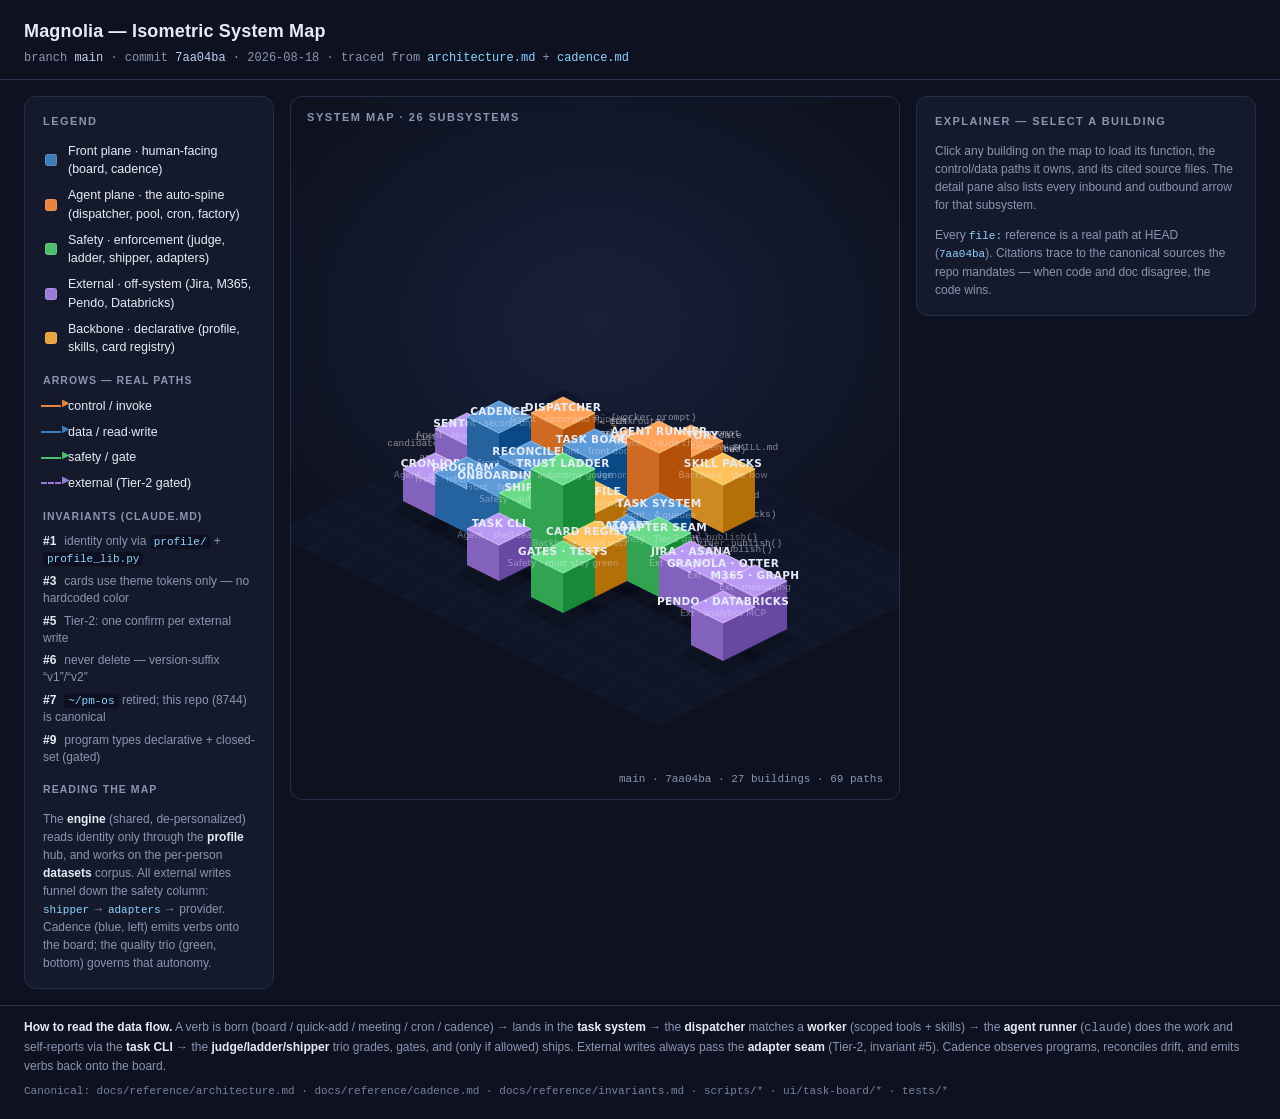
<file: docs/reference/system-map.html>
<!doctype html>
<html lang="en">
<head>
<meta charset="utf-8"/>
<meta name="viewport" content="width=device-width,initial-scale=1"/>
<title>Magnolia · Isometric System Map</title>
<style>
:root{
  --bg:#0E1220; --panel:#141A2C; --panel2:#101629; --ink:#E6ECF6; --dim:#8A95B2;
  --board:#3E7CBA; --auto:#E8843C; --safe:#4CBE6B; --ext:#9C7CD6; --bone:#E8A33D;
  --line:#22304C; --line2:#2A3352;
}
*{box-sizing:border-box}
html,body{margin:0;background:var(--bg);color:var(--ink);
  font:14px/1.5 -apple-system,"Segoe UI",Inter,"Helvetica Neue",sans-serif;
  -webkit-font-smoothing:antialiased}
header{padding:18px 24px 12px;border-bottom:1px solid var(--line2)}
header h1{margin:0 0 4px;font-size:18px;letter-spacing:.01em;font-weight:650}
header .meta{color:var(--dim);font-size:12px;font-family:ui-monospace,SFMono-Regular,Menlo,monospace}
header .meta a{color:#8FD3FF;text-decoration:none}
header .meta code{color:#BFD0F2}
.wrap{display:grid;grid-template-columns:250px minmax(0,1fr) 340px;gap:16px;padding:16px 24px;align-items:start}
@media(max-width:1180px){.wrap{grid-template-columns:1fr}}
.panel{background:var(--panel);border:1px solid var(--line);border-radius:12px;padding:16px 18px}
.panel h2{margin:0 0 12px;font-size:11px;text-transform:uppercase;letter-spacing:.13em;color:var(--dim);font-weight:600}
.legend h3{margin:16px 0 8px;font-size:10.5px;color:var(--dim);text-transform:uppercase;letter-spacing:.1em}
.swatch{display:grid;grid-template-columns:16px 1fr;gap:9px;align-items:center;margin-bottom:7px;font-size:12.5px}
.dot{width:12px;height:12px;border-radius:3px;justify-self:center;box-shadow:inset 0 0 0 1px rgba(255,255,255,.14)}
.arrow{width:20px;height:0;justify-self:center;border-top:2px solid;position:relative}
.arrow::after{content:"\25B6";position:absolute;right:-9px;top:-9px;font-size:10px;line-height:1}
.inv{list-style:none;margin:8px 0 0;padding:0;display:flex;flex-direction:column;gap:6px}
.inv li{font-size:12px;color:var(--dim);line-height:1.4}
.inv b{color:var(--ink);font-weight:600;display:inline-block;min-width:18px}
.inv code{font-family:ui-monospace,SFMono-Regular,Menlo,monospace;font-size:11px;color:#8FD3FF;background:#0C1020;padding:1px 4px;border-radius:4px}
.map{background:radial-gradient(ellipse 80% 55% at 50% 32%,#18203A 0%,#0E1220 78%);border:1px solid var(--line);border-radius:12px;position:relative;overflow:hidden}
.map .title{position:absolute;left:16px;top:12px;font-size:11px;text-transform:uppercase;letter-spacing:.14em;color:var(--dim);font-weight:600}
.map .count{position:absolute;right:16px;bottom:12px;font-size:11px;color:var(--dim);font-family:ui-monospace,SFMono-Regular,Menlo,monospace}
.map svg{display:block;width:100%;height:min(78vh,720px);touch-action:manipulation}
.lbl{fill:var(--ink);font:600 10.5px/1 -apple-system,system-ui,sans-serif;letter-spacing:.03em}
.sub{fill:rgba(230,236,246,.42);font:9px/1 -apple-system,system-ui,sans-serif}
.pay{fill:rgba(255,255,255,.5);font:9.5px/1 ui-monospace,SFMono-Regular,Menlo,monospace}
.flow{stroke-dasharray:5 7;animation:flow 1.3s linear infinite}
@keyframes flow{to{stroke-dashoffset:-12}}
.ext-line{stroke-dasharray:7 6;animation:flow 2.6s linear infinite}
.bd{cursor:pointer}
.bd .top{transition:stroke .15s ease,stroke-width .15s ease}
.bd:hover .top{stroke:rgba(255,255,255,.35);stroke-width:1.6}
.bd.sel .top{stroke:#FFD38A;stroke-width:2.6}
.bd.sel{filter:drop-shadow(0 0 7px rgba(255,211,138,.35))}
details{margin-top:10px}
details summary{cursor:pointer;list-style:none;font-size:12px;font-weight:600;padding:8px 10px;background:var(--panel2);border:1px solid var(--line);border-radius:8px;display:flex;align-items:center;gap:8px}
details summary::-webkit-details-marker{display:none}
details summary::before{content:"\25B8";color:var(--dim);font-size:11px;transition:transform .15s}
details[open] summary::before{transform:rotate(90deg)}
details[open] summary{margin-bottom:0}
.dbody{padding:10px 4px 2px;font-size:12.5px;line-height:1.5}
.tagline{color:var(--dim);font-size:13px}
.fname{font-family:ui-monospace,SFMono-Regular,Menlo,monospace;font-size:11.5px;color:#BFD0F2;padding:1px 0}
.fname::before{content:"\2022  ";color:var(--dim)}
.edge-li{font-size:12px;padding:5px 0;border-bottom:1px solid #1A2237}
.edge-li:last-child{border-bottom:none}
.edge-li .kn{display:inline-block;font-size:10px;padding:1px 6px;border-radius:9px;margin-right:7px;font-weight:600;letter-spacing:.02em}
.edge-li code{font-family:ui-monospace,SFMono-Regular,Menlo,monospace;font-size:11px;color:#8FD3FF}
.hint{color:var(--dim);font-size:12px;line-height:1.5;margin:12px 0 0}
.hint code{font-family:ui-monospace,SFMono-Regular,Menlo,monospace;font-size:11px;color:#8FD3FF}
footer{padding:12px 24px 22px;border-top:1px solid var(--line2);color:var(--dim);font-size:12px;line-height:1.6}
footer b{color:var(--ink)}
footer .src{margin-top:6px;font-size:11px;opacity:.85;font-family:ui-monospace,SFMono-Regular,Menlo,monospace}
.kchip{display:inline-block;font-size:10px;padding:1px 7px;border-radius:9px;font-weight:600;margin-left:6px;vertical-align:middle}
</style>
</head>
<body>
<header>
  <h1>Magnolia &mdash; Isometric System Map</h1>
  <div class="meta">branch <code>main</code> &middot; commit <code>7aa04ba</code> &middot; 2026-08-18 &middot; traced from <a href="docs/reference/architecture.md">architecture.md</a> + <a href="docs/reference/cadence.md">cadence.md</a></div>
</header>

<div class="wrap">
  <!-- LEGEND -->
  <div class="panel legend">
    <h2>Legend</h2>
    <div class="swatch"><span class="dot" style="background:#3E7CBA"></span><span>Front plane &middot; human-facing (board, cadence)</span></div>
    <div class="swatch"><span class="dot" style="background:#E8843C"></span><span>Agent plane &middot; the auto-spine (dispatcher, pool, cron, factory)</span></div>
    <div class="swatch"><span class="dot" style="background:#4CBE6B"></span><span>Safety &middot; enforcement (judge, ladder, shipper, adapters)</span></div>
    <div class="swatch"><span class="dot" style="background:#9C7CD6"></span><span>External &middot; off-system (Jira, M365, Pendo, Databricks)</span></div>
    <div class="swatch"><span class="dot" style="background:#E8A33D"></span><span>Backbone &middot; declarative (profile, skills, card registry)</span></div>

    <h3>Arrows &mdash; real paths</h3>
    <div class="swatch"><span class="arrow" style="border-color:#E8843C;color:#E8843C"></span><span>control / invoke</span></div>
    <div class="swatch"><span class="arrow" style="border-color:#3E7CBA;color:#3E7CBA"></span><span>data / read&middot;write</span></div>
    <div class="swatch"><span class="arrow" style="border-color:#4CBE6B;color:#4CBE6B"></span><span>safety / gate</span></div>
    <div class="swatch"><span class="arrow" style="border-color:#9C7CD6;color:#9C7CD6;border-top-style:dashed"></span><span>external (Tier-2 gated)</span></div>

    <h3>Invariants (CLAUDE.md)</h3>
    <ul class="inv">
      <li><b>#1</b> identity only via <code>profile/</code> + <code>profile_lib.py</code></li>
      <li><b>#3</b> cards use theme tokens only &mdash; no hardcoded color</li>
      <li><b>#5</b> Tier-2: one confirm per external write</li>
      <li><b>#6</b> never delete &mdash; version-suffix &ldquo;v1&rdquo;/&ldquo;v2&rdquo;</li>
      <li><b>#7</b> <code>~/pm-os</code> retired; this repo (8744) is canonical</li>
      <li><b>#9</b> program types declarative + closed-set (gated)</li>
    </ul>

    <h3>Reading the map</h3>
    <p class="hint">The <b style="color:var(--ink)">engine</b> (shared, de-personalized) reads identity only through the <b style="color:var(--ink)">profile</b> hub, and works on the per-person <b style="color:var(--ink)">datasets</b> corpus. All external writes funnel down the safety column: <code>shipper</code> &rarr; <code>adapters</code> &rarr; provider. Cadence (blue, left) emits verbs onto the board; the quality trio (green, bottom) governs that autonomy.</p>
  </div>

  <!-- MAP -->
  <div class="map">
    <div class="title">System Map &middot; 26 subsystems</div>
    <div class="count" id="count"></div>
    <svg id="map" preserveAspectRatio="xMidYMid meet" role="img" aria-label="Isometric system map of the Magnolia PM-OS engine">
      <defs>
        <pattern id="tile" width="6" height="6" patternUnits="userSpaceOnUse">
          <rect width="6" height="6" fill="#101629"/>
        </pattern>
      </defs>
      <g id="grid"></g>
      <g id="edges"></g>
      <g id="blds"></g>
    </svg>
  </div>

  <!-- EXPLAINER -->
  <div class="panel">
    <h2>Explainer &mdash; select a building</h2>
    <div id="dempty" class="hint">Click any building on the map to load its function, the control/data paths it owns, and its cited source files. The detail pane also lists every inbound and outbound arrow for that subsystem.</div>
    <div id="d"></div>
    <div class="hint">Every <code>file:</code> reference is a real path at HEAD (<code>7aa04ba</code>). Citations trace to the canonical sources the repo mandates &mdash; when code and doc disagree, the code wins.</div>
  </div>
</div>

<footer>
  <b>How to read the data flow.</b> A verb is born (board / quick-add / meeting / cron / cadence) &rarr; lands in the <b>task system</b> &rarr; the <b>dispatcher</b> matches a <b>worker</b> (scoped tools + skills) &rarr; the <b>agent runner</b> (<code>claude</code>) does the work and self-reports via the <b>task CLI</b> &rarr; the <b>judge/ladder/shipper</b> trio grades, gates, and (only if allowed) ships. External writes always pass the <b>adapter seam</b> (Tier-2, invariant #5). Cadence observes programs, reconciles drift, and emits verbs back onto the board.
  <div class="src">Canonical: docs/reference/architecture.md &middot; docs/reference/cadence.md &middot; docs/reference/invariants.md &middot; scripts/* &middot; ui/task-board/* &middot; tests/*</div>
</footer>

<script>
"use strict";
/* ── Isometric constants ─────────────────────────────────────────────── */
const GW=32, GH=16, OX=0, OY=0;
const iso=(gx,gy)=>[OX+(gx-gy)*GW, OY+(gx+gy)*GH];
function ground(gx,gy,fx,fy){
  return [iso(gx,gy),iso(gx+fx,gy),iso(gx+fx,gy+fy),iso(gx,gy+fy)]; // NW NE SE SW
}
const poly=p=>p.map(v=>v[0].toFixed(1)+","+v[1].toFixed(1)).join(" ");
function parseHex(h){h=h.replace("#","");return[parseInt(h.slice(0,2),16),parseInt(h.slice(2,4),16),parseInt(h.slice(4,6),16)];}
const toHex=(r,g,b)=>{const c=x=>("0"+Math.max(0,Math.min(255,x|0)).toString(16)).slice(-2);return "#"+c(r)+c(g)+c(b);};
const shade=(h,a)=>{const[r,g,b]=parseHex(h);return toHex(r+a,g+a,b+a);};
const esc=s=>String(s).replace(/&/g,"&amp;").replace(/</g,"&lt;").replace(/>/g,"&gt;");
const kindCol={control:"#E8843C",data:"#3E7CBA",safety:"#4CBE6B",ext:"#9C7CD6"};

/* ── Building spec (grid cell, size, height, color, role, citations) ──
   Every file path is real at commit 7aa04ba. Roles map to legend colors. */
const B={
  board:{gx:4,gy:3,h:72,c:"#3E7CBA",role:"Front",short:"TASK BOARD",tag:"front door",
    desc:"Local HTTP server (Python stdlib) that renders the board UI and exposes the JSON API. The single seam between the human and the engine, and the host for the cron, dispatch, and cadence daemon threads.",
    files:["scripts/task_server.py","ui/task-board/index.html","ui/task-board/js/app.js","ui/task-board/js/router.js","bin/magnolia"],
    reads:"task files · profile · card registry · quality frontmatter · cadence payload",
    writes:"task frontmatter (comment / done / dispatch)",inv:"#5"},

  profile:{gx:5,gy:4,h:52,c:"#E8A33D",role:"Backbone",short:"PROFILE",tag:"identity hub",
    desc:"The one place person + integration identity lives. Every engine component reads identity and providers through this API surface — never a hardcoded literal. It is what makes invariant #1 true.",
    files:["scripts/profile_lib.py","profile.example/profile.yaml","profile.example/README.md","tests/test_engine_no_jay.py"],
    reads:"(nothing — it IS the source)",
    writes:"identity · providers · cost posture · autonomy_enforcement · server port",inv:"#1"},

  taskstore:{gx:6,gy:3,h:40,c:"#3E7CBA",role:"Front",short:"TASK SYSTEM",tag:"4 queues",
    desc:"Four queues — human / agent / collab / waiting — backed by markdown + YAML frontmatter on disk, git as version history. The system of record for work.",
    files:["scripts/task_lib.py","datasets/tasks/","scripts/task.sh","scripts/parse_task_input.py"],
    reads:"task frontmatter (status, queue, priority, judge_score, receipt)",
    writes:"TASK-NNNN.md files (create / complete / archive)",inv:"#7"},

  dispatch:{gx:3,gy:3,h:88,c:"#E8843C",role:"Agent",short:"DISPATCHER",tag:"command spine",
    desc:"The agent engine. A lockfile-guarded scanner reads the agent+collab queues, LLM-matches each task to exactly one worker, resolves the model, and launches the Claude child process.",
    files:["scripts/task_dispatch.py","scripts/dispatch_scheduler.py"],
    reads:"agent+collab queues · worker catalog · active packs · .env.langfuse",
    writes:"logs/dispatch-* · claude_session_id on the task",inv:"#1"},

  workers:{gx:4,gy:2,h:56,c:"#E8843C",role:"Agent",short:"WORKER POOL",tag:"scope + how",
    desc:"Declarative worker definitions: allowed tools, named skills, tier, timeout, prompt. Ten workers — the LLM router picks the single best fit per task; regex fallback if the model call fails.",
    files:["scripts/workers/researcher.md","scripts/workers/message-writer.md","scripts/workers/ticket-creator.md","scripts/workers/scheduler.md","scripts/workers/_default.md"],
    reads:"worker frontmatter (tools, skills, tier, match rules)",
    writes:"the dispatch prompt (tools list + max-turns + prompt body)",inv:"#1"},

  runner:{gx:5,gy:2,h:80,c:"#E8843C",role:"Agent",short:"AGENT RUNNER",tag:"claude child",
    desc:"The spawned Claude Code session. Reads the task + source-meeting transcript, follows a skill, writes the artifact, and self-reports complete/fail/ask via the task CLI. Polling detects self-report and kills the process group.",
    files:["scripts/task_dispatch.py (dispatch_task)","scripts/chat_runner.py","scripts/live_runs.py","scripts/parse_task_input.py"],
    reads:"task body · source_meeting transcript · skills catalog",
    writes:"datasets/ artifacts · task frontmatter · session JSONL",inv:"#1"},

  quality:{gx:4,gy:4,h:64,c:"#4CBE6B",role:"Safety",short:"JUDGE",tag:"shadow judge",
    desc:"Scores completed tasks into frontmatter (judge_score + per-dimension). It is the enforcement seam: after scoring it calls the tier × score policy that decides what happens next.",
    files:["scripts/judge.py","scripts/eval_digest.py","scripts/workers/grad-assessor.md"],
    reads:"completed task frontmatter + agent_output",
    writes:"judge_score · judge_dimensions · judge_why",inv:"#7"},

  ladder:{gx:5,gy:5,h:96,c:"#4CBE6B",role:"Safety",short:"TRUST LADDER",tag:"autonomy governor",
    desc:"Per-task-type trust tier (shadow → supervised → autonomous). Policy: judge < bar → park / revise; judge ≥ bar → approve / auto-ship. Three collapsible gates: judge-gated ship, action/artifact split, Tier-2 composition.",
    files:["scripts/ladder_lib.py","scripts/enforce_lib.py","scripts/graduation_assess.py"],
    reads:"judge_score · tier · autonomy_enforcement flag",
    writes:"tier transitions · demote (kill switch)",inv:"#5 #7"},

  shipper:{gx:4,gy:5,h:56,c:"#4CBE6B",role:"Safety",short:"SHIPPER",tag:"outbound door",
    desc:"One gate for all external writes — send-message / publish-ticket / message-update. It calls adapters.publish() (never a second shipper); the first external write raises NeedsConfirmation for a one-time human confirm.",
    files:["scripts/shipper.py","scripts/adapters/__init__.py"],
    reads:"message_body · ticket fields · confirmed flag",
    writes:"(via adapter) Jira issue · M365 mail/chat · task receipt",inv:"#5 #9"},

  cron:{gx:2,gy:3,h:44,c:"#E8843C",role:"Agent",short:"CRON",tag:"recurring",
    desc:"Recurring jobs (datasets/cron/jobs.json) with an atomic counter. A daemon thread in task_server.py ticks them on schedule and creates tasks in the normal pipeline (template vars resolve at run time).",
    files:["scripts/cron_lib.py","scripts/cron_scheduler.py","scripts/seed_default_crons.py"],
    reads:"jobs.json + _counter",
    writes:"new tasks into agent/collab queue",inv:"#1"},

  cardtypes:{gx:6,gy:5,h:44,c:"#E8A33D",role:"Backbone",short:"CARD REGISTRY",tag:"card vocabulary",
    desc:"The card-type registry the board renders. Cards reference theme tokens ONLY — never a hardcoded color / radius / transition. Adding a type is one registry entry via the factory, gated by card_schema.py.",
    files:["ui/task-board/cardtypes/registry.json","scripts/card_schema.py","ui/task-board/themes/vantaca.css"],
    reads:"active card_types · theme tokens",
    writes:"(none — declarative)",inv:"#3 #9"},

  datasets:{gx:6,gy:4,h:34,c:"#3E7CBA",role:"Front",short:"DATASETS",tag:"operator corpus",
    desc:"Per-person content: meetings, product (PRDs/roadmap/epics), research, recruiting, strategy, tasks. The agent runner reads transcripts here and writes PRDs, memos, assessments back. Never deleted — version-suffixed.",
    files:["datasets/meetings/","datasets/product/","datasets/research/","datasets/recruiting/"],
    reads:"source_meeting transcripts · templates · prior artifacts",
    writes:"PRDs · strategy memos · assessments · digests",inv:"#6"},

  factory:{gx:5,gy:1,h:60,c:"#E8843C",role:"Agent",short:"FACTORY",tag:"self-extension",
    desc:"Scaffold → capture-to-profile → gate-green → commit → Keep/Undo receipt. Four factories (worker / card-type / adapter / program-type) share the lifecycle via factory_lib. The engine extends itself without hand-writing engine code.",
    files:["scripts/factory_lib.py",".claude/skills/meta-factory-core/",".claude/skills/meta-create-worker/SKILL.md",".claude/skills/meta-create-card-type/SKILL.md",".claude/skills/meta-create-adapter/SKILL.md",".claude/skills/meta-create-program-type/SKILL.md"],
    reads:"meta-factory-core SKILL.md · existing registry entries",
    writes:"new worker .md · registry entries · adapters · Keep/Undo receipts",inv:"#3 #5 #9"},

  skills:{gx:6,gy:1,h:48,c:"#E8A33D",role:"Backbone",short:"SKILL PACKS",tag:"the how",
    desc:"~90 skills auto-discovered from .claude/skills/<name>/SKILL.md. Active set is per-person via profile config (active_skill_packs) + .claude/packs.yaml. Skills in no pack stay always-visible; packs gate only the dispatch catalog + Profile UI.",
    files:[".claude/skills/",".claude/packs.yaml","profile.example/config.yaml"],
    reads:"catalog (name + description per SKILL.md)",
    writes:"(none — declarative)",inv:"#1"},

  cadence:{gx:2,gy:4,h:84,c:"#3E7CBA",role:"Front",short:"CADENCE",tag:"second organ",
    desc:"The standing-loop subsystem. A CadenceScheduler daemon (sibling to cron) ticks a cycle per program — observe → reconcile → emit → log. It performs zero external writes itself; outward action rides the existing Tier-2 send path.",
    files:["scripts/cadence/reconcile.py","scripts/cadence/scheduler.py","scripts/program_lib.py","cadence/programtypes/registry.json"],
    reads:"program frontmatter · type registry · sentinel observations",
    writes:"drift verdict · proposal cards (into the task system)",inv:"#5 #9"},

  reconciler:{gx:3,gy:4,h:60,c:"#3E7CBA",role:"Front",short:"RECONCILER",tag:"declared vs seen",
    desc:"Per program, per cycle: deterministic checks first (dates, aging, adapter truth), judged interpretation only where determinism can't reach. Verdict: holding / drifting / broken. Facts apply mechanically (cited); interpretations become proposal cards.",
    files:["scripts/cadence/reconcile.py","scripts/sentinel_lib.py"],
    reads:"sentinel observations · four state models (pipeline/cycle/target/register)",
    writes:"drift verdict · cited facts · proposal cards",inv:"#9"},

  programs:{gx:2,gy:5,h:44,c:"#3E7CBA",role:"Front",short:"PROGRAMS",tag:"intent over time",
    desc:"Markdown under datasets/programs/PROG-NNNN.md, shaped by the declarative type registry. Lifecycle: candidate → active → paused → archived (nothing ever deleted). The reconciler and janitor maintain the portfolio.",
    files:["datasets/programs/","cadence/programtypes/registry.json","scripts/program_schema.py"],
    reads:"type definition · phase/checkpoint state",
    writes:"observation ledger (append-only) · cycle log",inv:"#6 #9"},

  sentinels:{gx:1,gy:4,h:56,c:"#9C7CD6",role:"Agent",short:"SENTINELS",tag:"read-only eyes",
    desc:"Observers on the claude -p substrate with a distinct contract: they return observations, never writes. movement-watch (transcripts), tracker-truth (adapter free-read), sheet-watch (EOS sheet), program-intake (routing).",
    files:["scripts/sentinel_runner.py","scripts/sentinel_lib.py","scripts/sentinels/movement-watch.md","scripts/sentinels/tracker-truth.md"],
    reads:"transcripts · Jira · EOS sheet · program frontmatter",
    writes:"observation records only (no file writes)",inv:"#1 #6"},

  jobs:{gx:1,gy:5,h:32,c:"#9C7CD6",role:"Agent",short:"CRON JOBS",tag:"definitions",
    desc:"The recurring-job definitions the cron scheduler ticks against. Created tasks flow straight into the normal dispatch pipeline as if human-created.",
    files:["datasets/cron/jobs.json","datasets/cron/_counter"],
    reads:"",
    writes:"(via cron) new tasks",inv:"#1"},

  adapters:{gx:7,gy:4,h:48,c:"#4CBE6B",role:"Safety",short:"ADAPTER SEAM",tag:"Tier-2 gate",
    desc:"External integrations behind structural Protocols in each family's _contract.py. Families live: project_management (jira/asana), transcript (granola/otter), messaging (m365/Graph). A missing or 'none' provider degrades gracefully — graceful, never fatal.",
    files:["scripts/adapters/__init__.py","scripts/adapters/project_management/_contract.py","scripts/adapters/transcript/_contract.py","scripts/adapters/messaging/_contract.py"],
    reads:"provider id · confirmed flag · credentials",
    writes:"(via provider) the external system",inv:"#5"},

  pm:{gx:8,gy:4,h:40,c:"#9C7CD6",role:"Ext",short:"JIRA · ASANA",tag:"project mgmt",
    desc:"Live providers jira.py + asana.py. Free read (issue, search); gated write (create/update issue). Tier-2 publish() is the only outbound door, and it is always preceded by a NeedsConfirmation.",
    files:["scripts/adapters/project_management/jira.py","scripts/adapters/project_management/asana.py","scripts/jira_publish.py"],
    reads:"issue key · project · board (VNT)",
    writes:"(gated) Jira / Asana issue",inv:"#5"},

  trans:{gx:9,gy:4,h:44,c:"#9C7CD6",role:"Ext",short:"GRANOLA · OTTER",tag:"transcripts",
    desc:"Live providers granola.py + otter.py. The sync pipeline pulls transcripts, annotates them into normalized meeting markdown, and feeds the task extractor to spawn tasks in the agent queue.",
    files:["scripts/adapters/transcript/granola.py","scripts/adapters/transcript/otter.py","scripts/annotate_meetings.py","scripts/task_extract_meetings.py"],
    reads:"transcript ids · granola_folder · meetings",
    writes:"(local) datasets/meetings/*.md · tasks",inv:"#1"},

  msg:{gx:10,gy:4,h:48,c:"#9C7CD6",role:"Ext",short:"M365 · GRAPH",tag:"messaging",
    desc:"Live provider m365.py (Microsoft Graph). Email via sendMail, Teams via chat. The first-ever send raises NeedsConfirmation; later sends fire straight through once confirmed.",
    files:["scripts/adapters/messaging/m365.py","scripts/send_message_graph.py"],
    reads:"message_body · channel · recipient",
    writes:"(gated) Graph mail / chat",inv:"#5"},

  cloud:{gx:10,gy:5,h:38,c:"#9C7CD6",role:"Ext",short:"PENDO · DATABRICKS",tag:"analytics MCP",
    desc:"Pendo MCP: product analytics, Pendo Listen, session replays, AI agent analytics. Vantaca Databricks MCP: Gong calls, Zendesk tickets, Azure DevOps work items. These power the Pendo + Rocks + Databricks context skills.",
    files:[".claude/skills/context-pendo-analytics/",".claude/skills/context-databricks-analytics/",".mcp.json"],
    reads:"subId · app id · SQL · segment id",
    writes:"(none — read-only MCP)",inv:"#1"},

  gates:{gx:6,gy:6,h:40,c:"#4CBE6B",role:"Safety",short:"GATES · TESTS",tag:"must stay green",
    desc:"Every commit: pytest + card_schema.py + test_engine_no_jay.py + program_schema.py + portability_gate.py — plus the trust-ladder, shipper, and factory test families. A failing gate blocks a ship. The denylist test enforces invariant #1 in code.",
    files:["tests/","scripts/card_schema.py","scripts/program_schema.py","scripts/portability_gate.py","tests/test_engine_no_jay.py"],
    reads:"worker frontmatter · registry schema · code",
    writes:"(none)",inv:"#1 #3 #9"},

  cli:{gx:4,gy:6,h:36,c:"#9C7CD6",role:"Agent",short:"TASK CLI",tag:"shell seam",
    desc:"The human + agent shell for the task system: add / list / show / update / done / inbox / agent:start / agent:complete / agent:fail / agent:ask. The agent runner uses it to self-report state back to the task file.",
    files:["scripts/task.sh","scripts/task_cli.py"],
    reads:"task frontmatter",
    writes:"task frontmatter (status · agent_status)",inv:"#1"},

  onboarding:{gx:3,gy:5,h:52,c:"#3E7CBA",role:"Front",short:"ONBOARDING",tag:"first-run",
    desc:"The conversational, task-driven concierge (meta-onboard). Served at / when the first-run gate (_should_onboard) is active; completes by writing a live profile so the board takes over. Seeds the trust ladder (shadow by default).",
    files:[".claude/skills/meta-onboard/","scripts/onboard_runner.py","ui/task-board/onboarding.html","scripts/trust_seed.py"],
    reads:"profile.onboarded flag · doctor.py capabilities",
    writes:"profile.yaml · config.yaml · capabilities.json · trust seed",inv:"#1 #7"}
};

/* ── Edges: [source, target, kind, payload] ───────────────────────────── */
const E=[
  ["board","cli","data","GET/POST /api/tasks *"],
  ["board","taskstore","data","task CRUD · JSON"],
  ["board","profile","data","GET/PUT /api/profile"],
  ["board","dispatch","control","spawn `claude --task`"],
  ["board","quality","data","GET /api/quality"],
  ["board","cadence","data","GET /api/cadence"],
  ["board","ladder","safety","POST demote (kill switch)"],
  ["board","cardtypes","data","card render tokens"] ,
  ["board","onboarding","control","first-run gate ( serve / )"],

  ["dispatch","workers","data","list workers · LLM router"],
  ["dispatch","profile","data","resolve_model(tier, posture)"],
  ["dispatch","runner","control","Popen `claude` (worker prompt)"],
  ["dispatch","quality","control","spawn judge after agent"],
  ["dispatch","gates","safety","tests guard the dispatch path"],

  ["workers","runner","data","allowed_tools · max_turns · prompt"],
  ["workers","skills","data","skills catalog (filtered)"],
  ["workers","cli","control","task.sh show · agent:*"],

  ["runner","cloud","ext","MCP tools (Pendo · Databricks)"],
  ["runner","cli","control","task.sh agent:complete"],
  ["runner","datasets","data","reads transcripts · writes artifacts"],
  ["runner","pm","ext","Jira / Asana provider read"],
  ["runner","trans","ext","transcript provider read"],

  ["quality","ladder","data","score → tier policy"],
  ["ladder","shipper","control","tier policy → auto-ship"],
  ["ladder","profile","data","autonomy_enforcement"],
  ["profile","ladder","data","tier_of(type)"],

  ["shipper","adapters","control","adapters.publish(family, draft)"],
  ["shipper","taskstore","data","emit receipt tasks"],
  ["adapters","pm","ext","jira.asana provider.publish()"],
  ["adapters","trans","ext","granola.otter provider.publish()"],
  ["adapters","msg","ext","m365 provider.publish()"],

  ["board","msg","ext","handle_send_message"],
  ["board","pm","ext","handle_jira"],

  ["cadence","reconciler","control","CadenceScheduler.tick"],
  ["cadence","programs","data","list programs (registry)"],
  ["cadence","taskstore","control","emissions → tasks (outbound)"],
  ["cadence","profile","data","profile_lib for sentinels"],
  ["cadence","quality","control","judge cadence cards"],

  ["reconciler","sentinels","data","observations ledger"],
  ["reconciler","programs","data","apply facts · emit proposals"],
  ["reconciler","adapters","ext","tracker-truth adapter read"],

  ["sentinels","profile","data","resolve sentinel models"],
  ["sentinels","trans","ext","transcript sources"],
  ["sentinels","pm","ext","Jira read (tracker-truth)"],
  ["sentinels","programs","data","candidates → intake register"],

  ["programs","skills","data","skill references"],
  ["programs","datasets","data","observations in datasets"],

  ["factory","workers","control","scaffold worker.md → validate"],
  ["factory","skills","control","scaffold skill + SKILL.md"],
  ["factory","cardtypes","control","scaffold card entry → validate"],
  ["factory","adapters","control","scaffold adapter → validate"],
  ["factory","gates","safety","validate-* gate (must pass)"],
  ["factory","profile","data","capture-to-profile rule"],

  ["skills","workers","data","skills supply the how"],
  ["skills","cardtypes","data","card-type skill registry"],
  ["skills","datasets","data","workflow templates"],

  ["cardtypes","gates","safety","card_schema.py gate"],
  ["cardtypes","factory","data","meta-create-card-type"],

  ["profile","adapters","data","provider id selection"],
  ["profile","workers","data","model + tier defaults"],
  ["profile","skills","data","active_skill_packs"],
  ["profile","onboarding","data","onboarded flag · voice · integrations"],

  ["gates","runner","safety","pytest · test_* · portability"],
  ["gates","ladder","safety","test_ladder_lib · test_enforce_lib"],
  ["gates","shipper","safety","test_shipper_autoship"],

  ["cli","taskstore","data","read/write task frontmatter"],
  ["cli","runner","control","task.sh agent:ask (pause)"],

  ["onboarding","profile","data","seeds profile (first-run)"],
  ["onboarding","gates","safety","doctor.py capability probe"]
];

/* ── Render ──────────────────────────────────────────────────────────── */
const svg=document.getElementById("map"), NS="http://www.w3.org/2000/svg";
const gGrid=document.getElementById("grid"), gEdge=document.getElementById("edges"), gBld=document.getElementById("blds");
let minx=1e9,miny=1e9,maxx=-1e9,maxy=-1e9;
function ext(x,y,px=14,py=40){minx=Math.min(minx,x-px);maxx=Math.max(maxx,x+px);miny=Math.min(miny,y-py);maxy=Math.max(maxy,y+px);}
function mk(tag,attrs){const e=document.createElementNS(NS,tag);for(const k in attrs)e.setAttribute(k,attrs[k]);return e;}

/* grid */
for(let gx=0;gx<=11;gx++)for(let gy=0;gy<=8;gy++){
  const[NW,NE,SE,SW]=ground(gx,gy,1,1);
  gGrid.appendChild(mk("polygon",{points:poly([NW,NE,SE,SW]),fill:"url(#tile)",stroke:"#1A2237","stroke-width":"0.5"}));
}

/* edges (roof-center anchors, shortened) */
function roofC(b){const[NW,NE,SE,SW]=ground(b.gx,b.gy,1,1);return[(NW[0]+NE[0]+SE[0]+SW[0])/4,(NW[1]+NE[1]+SE[1]+SW[1])/4-b.h];}
E.forEach(([a,b,kind,payload])=>{
  if(!B[a]||!B[b])return;
  const A=roofC(B[a]),C=roofC(B[b]);
  let dx=C[0]-A[0],dy=C[1]-A[1];const L=Math.hypot(dx,dy)||1;
  const sx=A[0]+dx*14/L, sy=A[1]+dy*14/L, tx=C[0]-dx*14/L, ty=C[1]-dy*14/L;
  const col=kindCol[kind], w=kind==="safety"?2.2:1.7;
  const id="arw-"+a+"-"+b;
  const defs=mk("marker",{id,viewBox:"0 0 10 10",refX:"9",refY:"5",markerWidth:"6.5",markerHeight:"6.5",orient:"auto"});
  defs.appendChild(mk("path",{d:"M0,0 L10,5 L0,10 z",fill:col}));
  gEdge.appendChild(defs);
  const line=mk("line",{x1:sx.toFixed(1),y1:sy.toFixed(1),x2:tx.toFixed(1),y2:ty.toFixed(1),stroke:col,"stroke-width":w,opacity:"0.5","marker-end":`url(#${id})`,vectorEffect:"non-scaling-stroke"});
  if(kind==="control"||kind==="data")line.setAttribute("class","flow");
  if(kind==="ext")line.setAttribute("class","ext-line");
  gEdge.appendChild(line);
  if(payload){
    const mx=(sx+tx)/2,my=(sy+ty)/2;
    const t=mk("text",{x:mx.toFixed(1),y:(my-5).toFixed(1),"text-anchor":"middle",class:"pay"});
    t.textContent=payload; gEdge.appendChild(t);
    ext(mx,my,120,60);
  }
});

/* buildings (painter's order by depth), + labels */
const blds=Object.keys(B).map(k=>({k,b:B[k]})).sort((p,q)=>(p.b.gx+p.b.gy)-(q.b.gx+q.b.gy)||p.b.gx-q.b.gx);
const topFaces={};
blds.forEach(({k,b})=>{
  const[gx,gy,h,c]=  [b.gx,b.gy,b.h,b.c];
  const[NW,NE,SE,SW]=ground(gx,gy,1,1);
  const tN=[NW[0],NW[1]-h],tE=[NE[0],NE[1]-h],tS=[SE[0],SE[1]-h],tW=[SW[0],SW[1]-h];
  const g=mk("g",{class:"bd","data-key":k});
  // shadow
  const shN=[NW[0]-9,NW[1]+9],shE=[NE[0]+9,NE[1]+9],shS=[SE[0],SE[1]+18],shW=[SW[0]-9,SW[1]+9];
  g.appendChild(mk("polygon",{points:poly([shN,shE,shS,shW]),fill:"#000",opacity:"0.20"}));
  // right face (NE→SE)
  g.appendChild(mk("polygon",{points:poly([NE,SE,tS,tE]),fill:shade(c,-52)}));
  // left face (SW→SE)
  g.appendChild(mk("polygon",{points:poly([SW,SE,tS,tW]),fill:shade(c,-26)}));
  // top face
  const top=mk("polygon",{points:poly([tN,tE,tS,tW]),fill:shade(c,30),class:"top",stroke:shade(c,80),"stroke-width":"0.8"});
  g.appendChild(top); topFaces[k]=top;
  // labels (centered on the top face, above it)
  const cx=(tN[0]+tE[0]+tS[0]+tW[0])/4, cy=(tN[1]+tE[1]+tS[1]+tW[1])/4;
  const lab=mk("text",{x:cx.toFixed(1),y:(cy-2).toFixed(1),"text-anchor":"middle",class:"lbl"});
  lab.textContent=b.short; g.appendChild(lab);
  const sub=mk("text",{x:cx.toFixed(1),y:(cy+9).toFixed(1),"text-anchor":"middle",class:"sub"});
  sub.textContent=b.role+" · "+b.tag; g.appendChild(sub);
  // transparent hit polygon covering the whole block (roof + column)
  const hit=mk("polygon",{points:poly([NW,NE,SE,SW,tS,tW,tN,tE]),fill:"#fff","fill-opacity":"0","pointer-events":"all"});
  hit.addEventListener("click",()=>select(k));
  g.addEventListener("mouseenter",()=>{ if(selected!==k) top.style.stroke="rgba(255,255,255,.55)";});
  g.addEventListener("mouseleave",()=>{ if(selected!==k) top.style.stroke=shade(c,80);});
  gBld.appendChild(g);
  ext(cx,cy-h,120,120); ext(cx,cy+20,80,30);
});

/* viewBox */
minx-=24;maxx+=24;miny-=46;maxy+=30;
svg.setAttribute("viewBox",`${minx.toFixed(0)} ${miny.toFixed(0)} ${((maxx-minx)).toFixed(0)} ${((maxy-miny)).toFixed(0)}`);
document.getElementById("count").textContent="main · 7aa04ba · "+Object.keys(B).length+" buildings · "+E.length+" paths";

/* ── Explainer panel ──────────────────────────────────────────────────── */
let selected=null;
const d=document.getElementById("d"), dempty=document.getElementById("dempty");
function knChip(kind){const col=kindCol[kind]||"#3E7CBA";return `<span class="kn" style="background:${col}22;color:${col}">${kind}</span>`;}
function edgeList(dir,a){
  const rows=E.filter(e=>(dir==="in"&&e[1]===a)||(dir==="out"&&e[0]===a));
  if(!rows.length)return `<div class="fname" style="color:var(--dim)">—</div>`;
  return rows.map(e=>{
    const o=dir==="in"?e[0]:e[1];
    const from = dir==="in" ? B[o].short : B[a].short;
    const to   = dir==="in" ? B[a].short : B[o].short;
    return `<div class="edge-li">${knChip(e[2])}<b style="font-weight:600">${from}</b> &rarr; <b style="font-weight:600">${to}</b><br><code style="color:#8FD3FF">${esc(e[3])}</code></div>`;
  }).join("");
}
function select(k){
  const b=B[k]; if(!b)return;
  // selection highlight
  document.querySelectorAll(".bd").forEach(g=>g.classList.remove("sel"));
  const g=document.querySelector(`.bd[data-key="${k}"]`);
  if(g)g.classList.add("sel");
  if(topFaces[k]) topFaces[k].style.stroke="#FFD38A";
  selected=k;
  dempty.style.display="none";
  const filesHtml=b.files.map(f=>`<div class="fname">${esc(f)}</div>`).join("");
  const inb=E.filter(e=>e[1]===k).length, outb=E.filter(e=>e[0]===k).length;
  d.innerHTML=`
    <div style="margin:0 0 4px"><b style="font-size:15px">${b.short}</b><span class="kchip" style="background:${b.c}22;color:${b.c}">${b.role}</span><span style="color:var(--dim);font-size:12px">&middot; ${esc(b.tag)}</span></div>
    <div class="tagline" style="margin-bottom:10px">${esc(b.desc)}</div>
    <details><summary>Reads</summary><div class="dbody">${esc(b.reads)||"<span style='color:var(--dim)'>—</span>"}</div></details>
    <details><summary>Writes</summary><div class="dbody">${esc(b.writes)||"<span style='color:var(--dim)'>—</span>"}</div></details>
    <details open><summary>Files (${b.files.length})</summary><div class="dbody">${filesHtml}</div></details>
    <details open><summary>Inbound · Outbound (${inb} / ${outb})</summary><div class="dbody">${edgeList("in",k)}${edgeList("out",k)}</div></details>
    <div class="hint" style="margin-top:12px"><b>Invariant(s) ${esc(b.inv)}.</b> The invariants in the legend are what keep this subsystem on the rails.</div>`;
}
</script>
</body>
</html>
</file>
